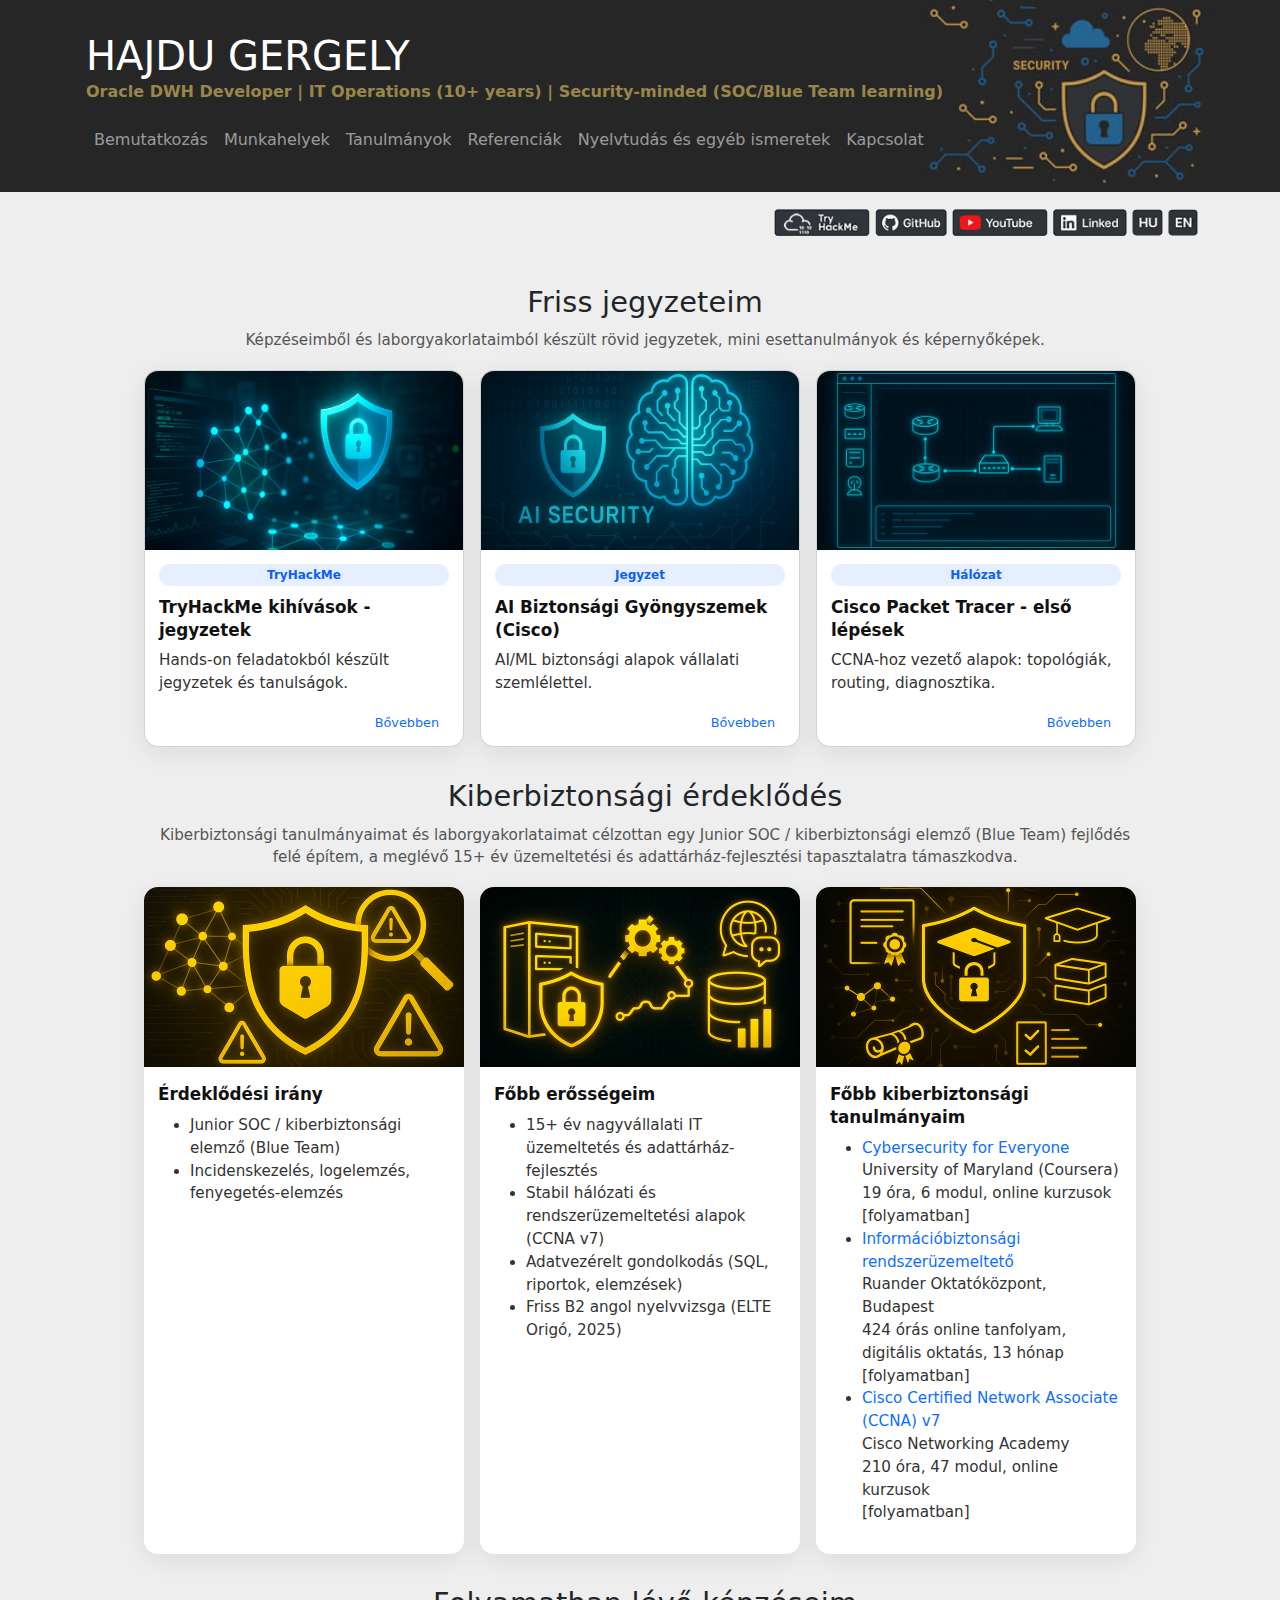
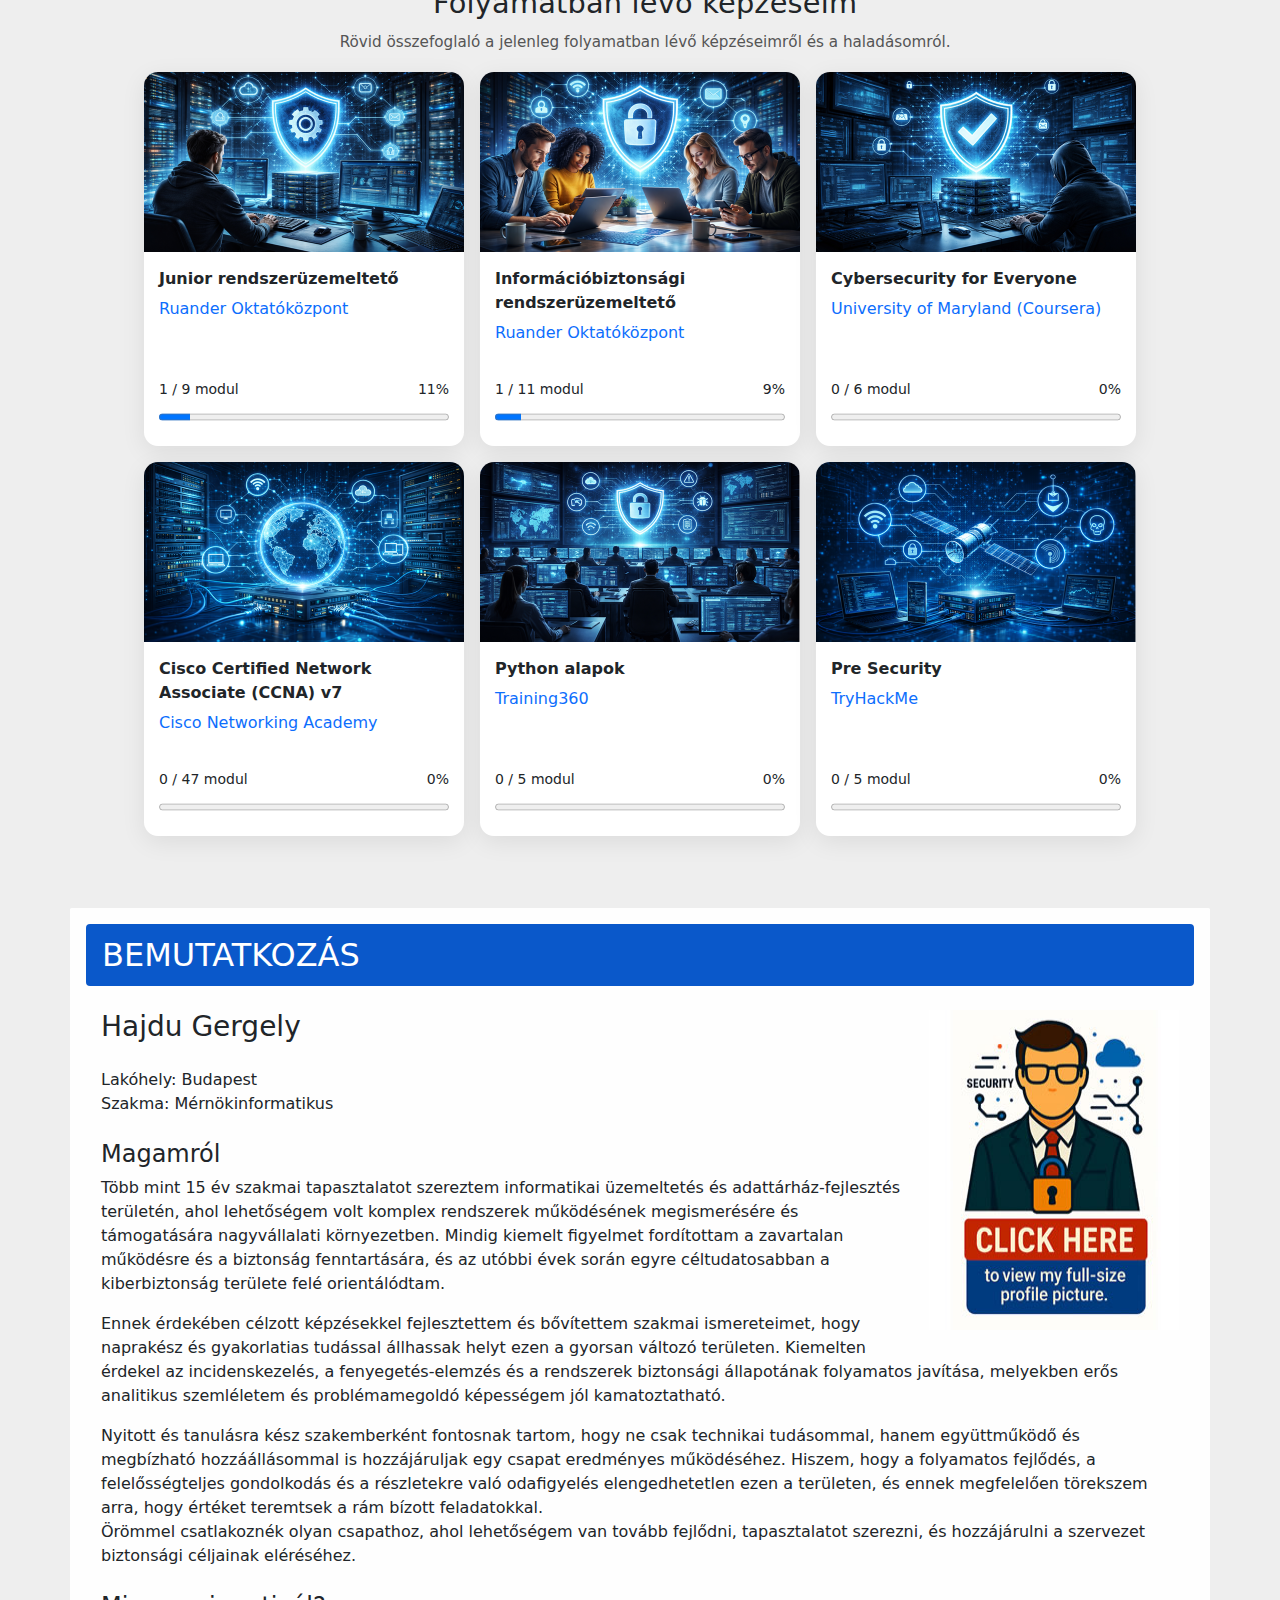
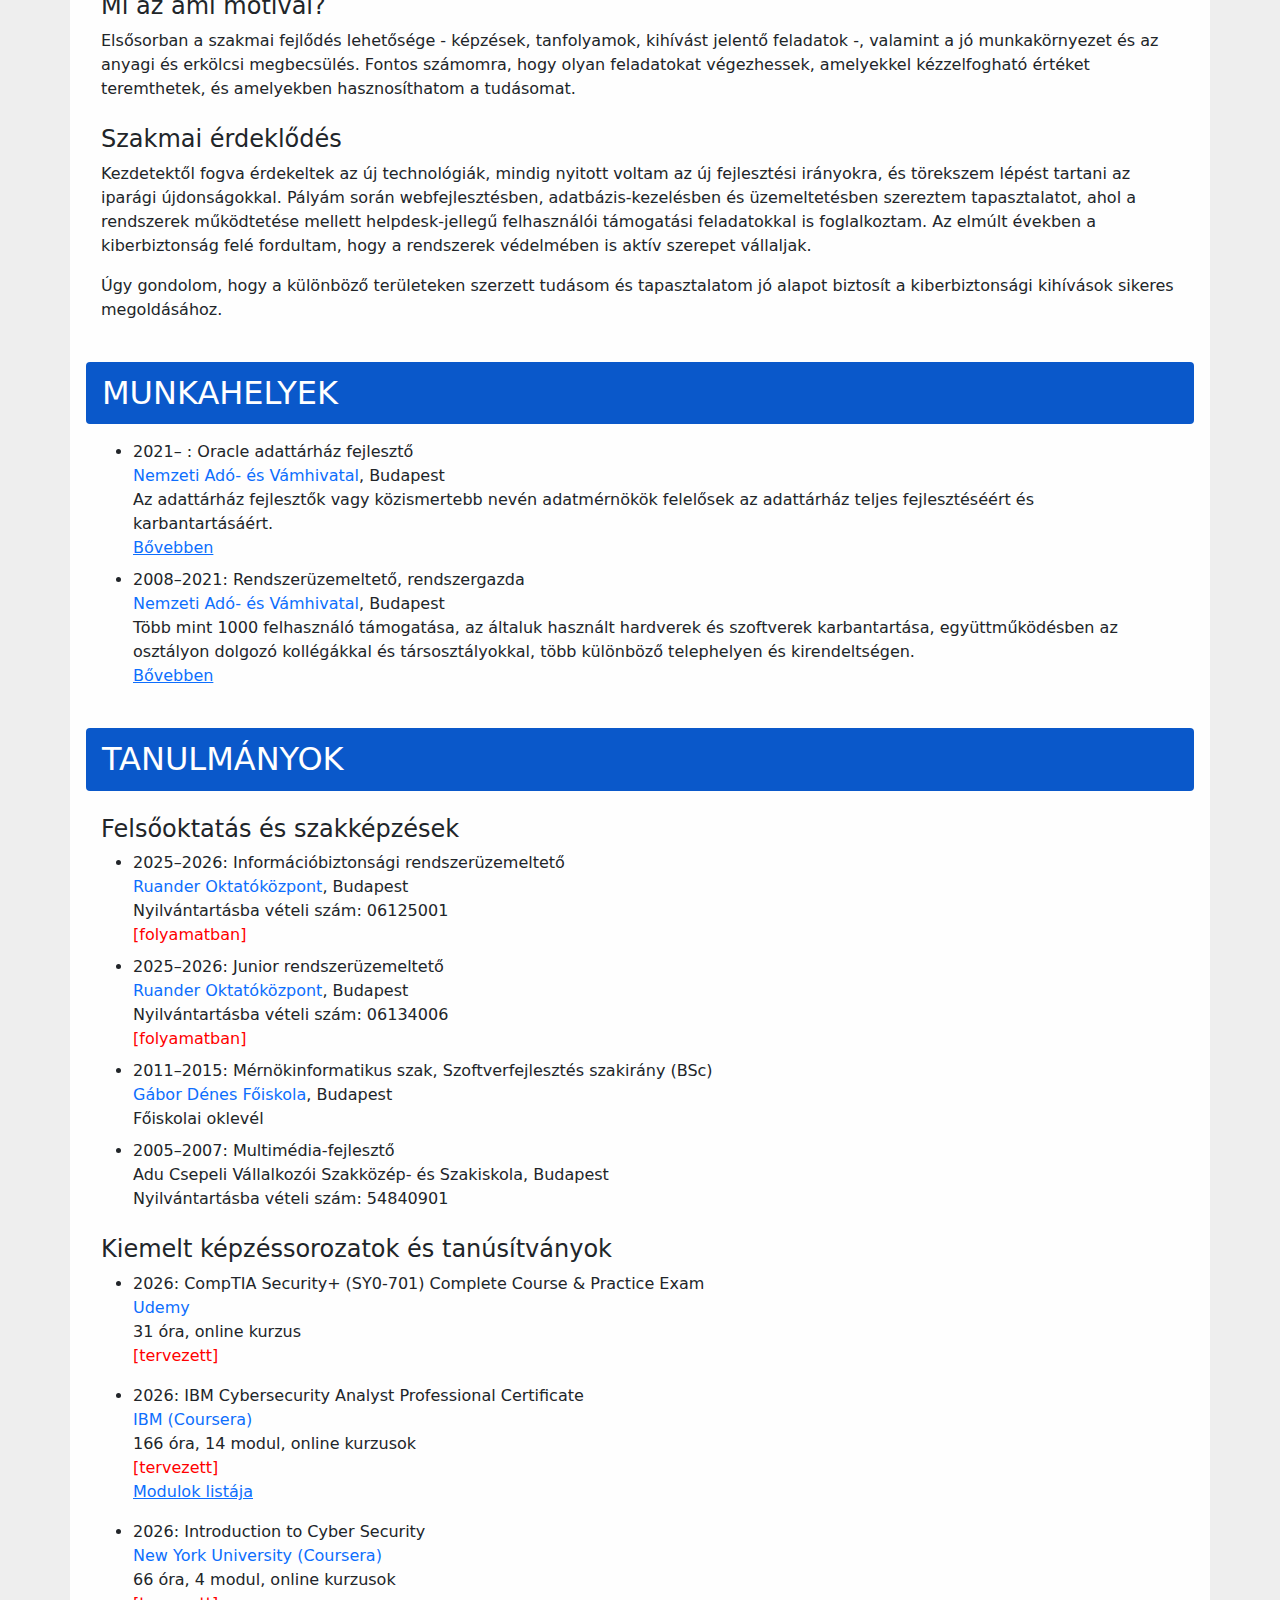
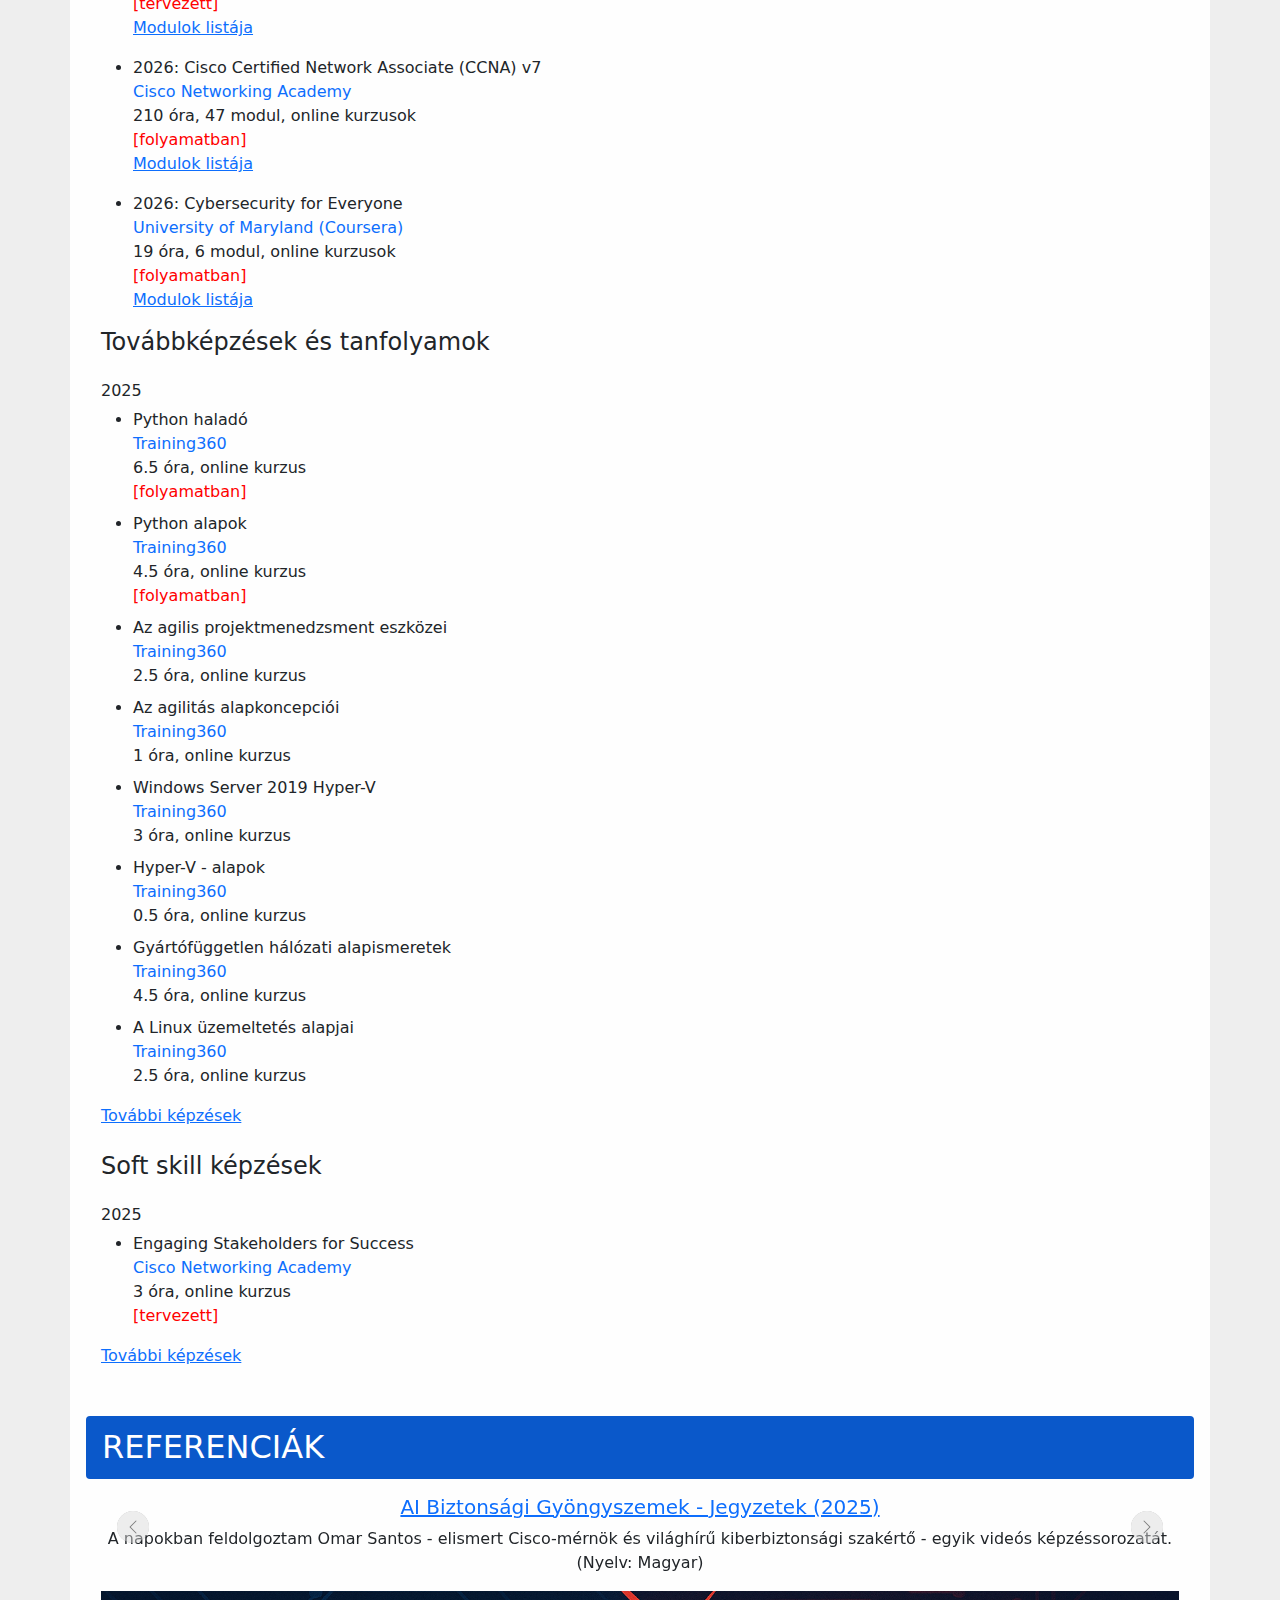
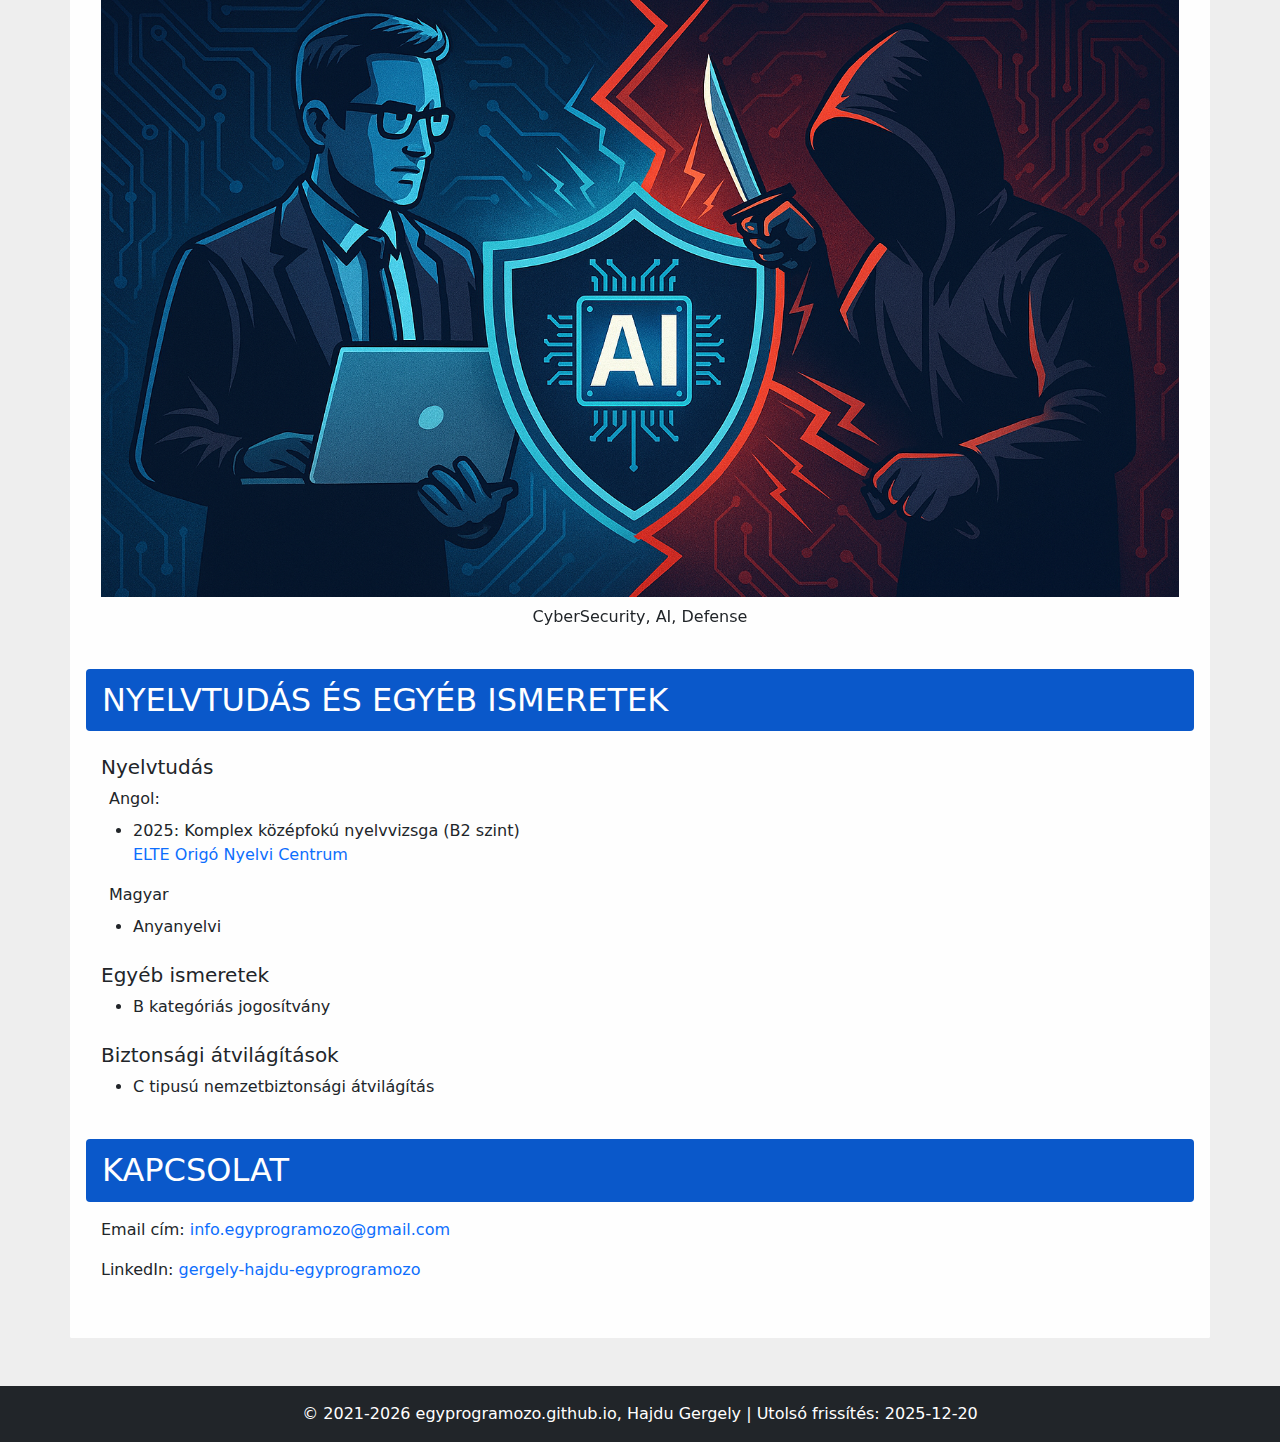
<file: index.html>
<!DOCTYPE html>
<html lang="hu">
<head>
  <meta charset="UTF-8"/>
  <meta name="viewport" content="width=device-width, initial-scale=1"/>
  <meta property="og:title" content="Hajdu Gergely, egyprogramozo.github.io" />
  <meta property="og:description" content="Hajdu Gergely, Mérnökinformatikus hivatalos honlapja - 15+ év tapasztalat IT üzemeltetésben és adattárház-fejlesztésben, jelenleg pedig kiberbiztonsági területen képzem magam." />
  <meta property="og:image" content="https://egyprogramozo.github.io/css/mypic_big_notext.jpg" />
  <meta property="og:url" content="https://egyprogramozo.github.io" />
  <meta property="og:locale" content="hu_HU" />
  <link rel="alternate" href="https://egyprogramozo.github.io/index.html" hreflang="hu" />
  <link rel="alternate" href="https://egyprogramozo.github.io/index-en.html" hreflang="en" />
  <link rel="canonical" href="https://egyprogramozo.github.io/index.html" />

  <title>Hajdu Gergely, egyprogramozo.github.io – Magyar</title>
  <link
    href="https://cdn.jsdelivr.net/npm/bootstrap@5.3.0/dist/css/bootstrap.min.css"
    rel="stylesheet"
  />
  <link
    href="css/css2025.css"
    rel="stylesheet"
  />

    <!-- Gyors menü és kijelölés blokkoló --> 
    <!--
    <script>
            document.addEventListener('contextmenu', event => event.preventDefault());
    </script>
    <style>
        body {
                   -webkit-user-select: none;
                   -moz-user-select: -moz-none;
                  -ms-user-select: none;
              user-select: none;
        }
    </style>
    -->

</head>
<body>

  <header class="text-white mb-3">
    <div class="container">
      <div class="d-flex align-items-center">
        <h1 class="uppercase-title m-0">Hajdu Gergely</h1>
      </div>
      <div style=" color:#9A854A; font-weight: bold;">Oracle DWH Developer | IT Operations (10+ years) | Security-minded (SOC/Blue Team learning)</div>
      <nav
        class="navbar navbar-expand-lg navbar-dark mt-3 p-0"
      >
        <button
          class="navbar-toggler"
          type="button"
          data-bs-toggle="collapse"
          data-bs-target="#navbarNav"
          aria-controls="navbarNav"
          aria-expanded="false"
          aria-label="Menü"
        >
          <span class="navbar-toggler-icon"></span>
        </button>
        <div
          class="collapse navbar-collapse"
          id="navbarNav"
        >
          <ul class="navbar-nav">
            <li class="nav-item">
              <a class="nav-link" href="#bemutatkozas"
                >Bemutatkozás</a
              >
            </li>
            <li class="nav-item">
              <a class="nav-link" href="#munkahelyek"
                >Munkahelyek</a
              >
            </li>
            <li class="nav-item">
              <a class="nav-link" href="#tanulmanyok"
                >Tanulmányok</a
              >
            </li>
            <li class="nav-item">
              <a class="nav-link" href="#referenciak"
                >Referenciák</a
              >
            </li>
            <li class="nav-item">
              <a class="nav-link" href="#nyelvtudas"
                >Nyelvtudás és egyéb ismeretek</a
              >
            </li>
            <li class="nav-item">
              <a class="nav-link" href="#kapcsolat"
                >Kapcsolat</a
              >
            </li>
          </ul>
        </div>
      </nav>
    </div>
  </header>

    <!-- Nyelvválasztó közvetlenül a fejléc alatt ikonokkal -->
    <div class="container">
      <div class="text-center text-md-end mb-4 fs-6">
        <a href="https://tryhackme.com/p/egyprogramozo" target="_blank" class="text-decoration-none">
          <img src="css/l_tryhackme.png" alt="TryHackMe" style="height:1.8em; vertical-align:middle; padding: 1px 0px;">
        </a>
        <a href="https://github.com/egyprogramozo" target="_blank" class="text-decoration-none">
          <img src="css/l_github.png" alt="GitHub" style="height:1.8em; vertical-align:middle; padding: 1px 0px;">
        </a>
        <a href="https://www.youtube.com/@egyprogramozo" target="_blank" class="text-decoration-none">
          <img src="css/l_youtube.png" alt="YouTube" style="height:1.8em; vertical-align:middle; padding: 1px 0px;">
        </a>
        <a href="https://www.linkedin.com/in/gergely-hajdu-egyprogramozo/" target="_blank" class="text-decoration-none">
          <img src="css/l_linkedin.png" alt="LinkedIn" style="height:1.8em; vertical-align:middle; padding: 1px 0px;">
        </a>
        <a href="index.html" class="text-decoration-none">
          <img src="css/l_hu.png" alt="Magyar verzió" style="height:1.8em; vertical-align:middle; padding: 1px 0px;">
        </a>
        <a href="index-en.html" class="text-decoration-none">
          <img src="css/l_en.png" alt="Angol verzió" style="height:1.8em; vertical-align:middle; padding: 1px 0px;">
        </a>
      </div>
    </div>

<!-- ===== Friss mini-esettanulmányok ===== -->
<section id="latest-cases" aria-labelledby="latest-cases-title">
  <div class="wrap">
    <h2 id="latest-cases-title">Friss jegyzeteim</h2>
    <p class="subtitle">Képzéseimből és laborgyakorlataimból készült rövid jegyzetek, mini esettanulmányok és képernyőképek.</p>

    <div class="grid">
      <a class="card" href="https://github.com/egyprogramozo/00030_Projects/tree/main/TryHackMe%20challenges"
         target="_blank" rel="noopener noreferrer"
         aria-label="TryHackMe kihívások — jegyzetek">
        <img class="thumb" src="objects/friss_jegyzeteim_tryhackme.png" alt="TryHackMe kihívások — jegyzetek – illusztráció"
             width="640" height="360" />
        <div class="body">
          <span class="tag">TryHackMe</span>
          <h3 class="title">TryHackMe kihívások - jegyzetek</h3>
          <p class="desc">Hands-on feladatokból készült jegyzetek és tanulságok.</p>
          <span class="bovebb">Bővebben</span>
        </div>
      </a>

      <a class="card" href="https://github.com/egyprogramozo/00010_Study-Notes/blob/main/AI%20Security%20Nuggets%20-%20Cisco/AI%20Biztons%C3%A1gi%20Gy%C3%B6ngyszemek%20(AI%20Security%20Nuggets)%20-%20HU.md"
         target="_blank" rel="noopener noreferrer"
         aria-label="AI Biztonsági Gyöngyszemek (Cisco)">
        <img class="thumb" src="objects/friss_jegyzeteim_ai_biztonsagi_gyongyszemek.png" alt="AI Biztonsági Gyöngyszemek (Cisco) – illusztráció"
             width="640" height="360" />
        <div class="body">
          <span class="tag">Jegyzet</span>
          <h3 class="title">AI Biztonsági Gyöngyszemek (Cisco)</h3>
          <p class="desc">AI/ML biztonsági alapok vállalati szemlélettel.</p>
          <span class="bovebb">Bővebben</span>
        </div>
      </a>

      <a class="card" href="https://github.com/egyprogramozo/00010_Study-Notes/tree/main/Getting%20Started%20with%20Cisco%20Packet%20Tracer%20-%20Cisco"
         target="_blank" rel="noopener noreferrer"
         aria-label="Cisco Packet Tracer — első lépések">
        <img class="thumb" src="objects/friss_jegyzeteim_cisco_packet_tracer.png" alt="Cisco Packet Tracer — első lépések – illusztráció"
             width="640" height="360" />
        <div class="body">
          <span class="tag">Hálózat</span>
          <h3 class="title">Cisco Packet Tracer - első lépések</h3>
          <p class="desc">CCNA-hoz vezető alapok: topológiák, routing, diagnosztika.</p>
          <span class="bovebb">Bővebben</span>
        </div>
      </a>
    </div>
  </div>
</section>
<!-- ===== /Friss mini-esettanulmányok ===== -->

<!-- ===== Kiberbiztonsági érdeklődés szakasz ===== -->
<section id="latest-cases" aria-labelledby="latest-cases-title">
  <div class="wrap">
    <h2 id="latest-cases-title">Kiberbiztonsági érdeklődés</h2>
    <p class="subtitle">
        Kiberbiztonsági tanulmányaimat és laborgyakorlataimat célzottan egy Junior SOC / kiberbiztonsági elemző (Blue Team) fejlődés felé építem, a meglévő 15+ év üzemeltetési és adattárház-fejlesztési tapasztalatra támaszkodva.
    </p>

    <div class="grid">
      <div class="card_simple">
        <img class="thumb" src="objects/kiberbiztonsagi_fokusz_celzott_pozicio.png" alt="Érdeklődési irány – illusztráció"
             loading="lazy" width="640" height="360" />
        <div class="body">
          <h3 class="title">Érdeklődési irány</h3>
          <div class="desc">
          <ul>
            <li>Junior SOC / kiberbiztonsági elemző (Blue Team)</li>
            <li>Incidenskezelés, logelemzés, fenyegetés-elemzés</li>
          </ul>
          </div>
        </div>
      </div>

      <div class="card_simple">
        <img class="thumb" src="objects/kiberbiztonsagi_fokusz_fobb_erossegeim.png" alt="Főbb erősségeim – illusztráció"
             loading="lazy" width="640" height="360" />
        <div class="body">
          <h3 class="title">Főbb erősségeim</h3>
          <div class="desc">
          <ul>
            <li>15+ év nagyvállalati IT üzemeltetés és adattárház-fejlesztés</li>
            <li>Stabil hálózati és rendszerüzemeltetési alapok (CCNA v7)</li>
            <li>Adatvezérelt gondolkodás (SQL, riportok, elemzések)</li>
            <li>Friss B2 angol nyelvvizsga (ELTE Origó, 2025)</li>
          </ul>
          </div>
        </div>
      </div>

      <div class="card_simple">
        <img class="thumb" src="objects/kiberbiztonsagi_fokusz_kiberbiztonsagi_kepzeseim.png" alt="Főbb kiberbiztonsági képzéseim – illusztráció"
             loading="lazy" width="640" height="360" />
        <div class="body">
          <h3 class="title">Főbb kiberbiztonsági tanulmányaim</h3>
          <div class="desc">
          <ul>
            <li>
                <a target="_blank" href="https://www.coursera.org/learn/cybersecurity-for-everyone" class="text-decoration-none">Cybersecurity for Everyone</a>
                <br/>University of Maryland (Coursera)
                <br/>19 óra, 6 modul, online kurzusok
                <br/>[folyamatban]
            </li>
            <li>
                <a target="_blank" href="https://www.ruander.hu/informaciobiztonsagi-rendszeruzemelteto-kepzes.html" class="text-decoration-none">Információbiztonsági rendszerüzemeltető</a>
                <br/>Ruander Oktatóközpont, Budapest
                <br/>424 órás online tanfolyam, digitális oktatás, 13 hónap 
                <br/>[folyamatban]
            </li>
            <li>
                <a target="_blank" href="https://www.netacad.com/catalogs/learn?category=course&search=CCNA" class="text-decoration-none">Cisco Certified Network Associate (CCNA) v7</a>
                <br/>Cisco Networking Academy
                <br/>210 óra, 47 modul, online kurzusok
                <br/>[folyamatban]
            </li>
          </ul>
          </div>
        </div>
      </div>
    </div>
  </div>
</section>
<!-- ===== /Kiberbiztonsági érdeklődés szakasz ===== -->

<!-- ===== Folyamatban lévő képzéseim szakasz ===== -->
<section id="latest-cases" aria-labelledby="latest-cases-title">
  <div class="wrap">
    <h2 id="latest-cases-title">Folyamatban lévő képzéseim</h2>
    <p class="subtitle">Rövid összefoglaló a jelenleg folyamatban lévő képzéseimről és a haladásomról.</p>

  <div class="courseswrap">
    <div class="grid">

      <div class="card_simple">
          <img class="thumb" src="objects/foly_kepz_01.png" alt="Folyamatban lévő képzéseim 1 – illusztráció"
             loading="lazy" width="640" height="360" />
          <div class="courseact"
                data-done="1"
                data-total="9">
            <div class="courseact-t">
              <strong>Junior rendszerüzemeltető</strong>
              <a target="_blank" href="https://www.ruander.hu/informatikai-rendszergazda-tanfolyam.html" class="text-decoration-none">Ruander Oktatóközpont</a>
            </div>
            <div class="modline"><span><small class="txt"></small></span><span class="pct"><small class="txt2"></small></span></div>
            <progress class="bar" value="0" max="100"></progress>
          </div>
      </div>

      <div class="card_simple">
          <img class="thumb" src="objects/foly_kepz_02.png" alt="Folyamatban lévő képzéseim 2 – illusztráció"
             loading="lazy" width="640" height="360" />
          <div class="courseact"
                data-done="1"
                data-total="11">
            <div class="courseact-t">
              <strong>Információbiztonsági rendszerüzemeltető</strong>
              <a target="_blank" href="https://www.ruander.hu/informaciobiztonsagi-rendszeruzemelteto-kepzes.html" class="text-decoration-none">Ruander Oktatóközpont</a>
            </div>
            <div class="modline"><span><small class="txt"></small></span><span class="pct"><small class="txt2"></small></span></div>
            <progress class="bar" value="0" max="100"></progress>
          </div>
      </div>

      <div class="card_simple">
          <img class="thumb" src="objects/foly_kepz_03.png" alt="Folyamatban lévő képzéseim 3 – illusztráció"
             loading="lazy" width="640" height="360" />
          <div class="courseact"
                data-done="0"
                data-total="6">
            <div class="courseact-t">
              <strong>Cybersecurity for Everyone</strong>
              <a target="_blank" href="https://www.coursera.org/learn/cybersecurity-for-everyone" class="text-decoration-none">University of Maryland (Coursera)</a>
            </div>
            <div class="modline"><span><small class="txt"></small></span><span class="pct"><small class="txt2"></small></span></div>
            <progress class="bar" value="0" max="100"></progress>
          </div>
      </div>

      <div class="card_simple">
          <img class="thumb" src="objects/foly_kepz_04.png" alt="Folyamatban lévő képzéseim 4 – illusztráció"
             loading="lazy" width="640" height="360" />
          <div class="courseact"
                data-done="0"
                data-total="47">
            <div class="courseact-t">
              <strong>Cisco Certified Network Associate (CCNA) v7</strong>
              <a target="_blank" href="https://www.netacad.com/catalogs/learn?category=course&search=CCNA" class="text-decoration-none">Cisco Networking Academy</a>
            </div>
            <div class="modline"><span><small class="txt"></small></span><span class="pct"><small class="txt2"></small></span></div>
            <progress class="bar" value="0" max="100"></progress>
          </div>
      </div>

      <div class="card_simple">
          <img class="thumb" src="objects/foly_kepz_05.png" alt="Folyamatban lévő képzéseim 5 – illusztráció"
             loading="lazy" width="640" height="360" />
          <div class="courseact"
                data-done="0"
                data-total="5">
            <div class="courseact-t">
              <strong>Python alapok</strong>
              <a target="_blank" href="https://e-learning.training360.com/courses/python-alapismeretek" class="text-decoration-none">Training360</a>
            </div>
            <div class="modline"><span><small class="txt"></small></span><span class="pct"><small class="txt2"></small></span></div>
            <progress class="bar" value="0" max="100"></progress>
          </div>
      </div>

      <div class="card_simple">
          <img class="thumb" src="objects/foly_kepz_06.png" alt="Folyamatban lévő képzéseim 6 – illusztráció"
             loading="lazy" width="640" height="360" />
          <div class="courseact"
                data-done="0"
                data-total="5">
            <div class="courseact-t">
              <strong>Pre Security</strong>
              <a target="_blank" href="https://tryhackme.com/path/outline/presecurity" class="text-decoration-none">TryHackMe</a>
            </div>
            <div class="modline"><span><small class="txt"></small></span><span class="pct"><small class="txt2"></small></span></div>
            <progress class="bar" value="0" max="100"></progress>
          </div>
      </div>

    </div>
  </div>
  </div>
</section>
<!-- ===== /Folyamatban lévő képzéseim szakasz ===== -->

  <main class="container my-5">
    <!-- Bemutatkozás -->
    <section id="bemutatkozas">
      <div class="section-header">
        <h2 class="uppercase-title m-0">
          Bemutatkozás
        </h2>
      </div>
      <div class="section-body pb-4">
        <div
          id="mypic_big_div"
          class="mx-auto mb-3 float-md-end ms-md-3 mx-md-0"
        >
          <img
            id="mypic_big"
            src="css/mypic_big.jpg"
            alt="Profilkép"
          />
        </div>

        <h3 class="h3 mt-4 mb-4">Hajdu Gergely</h3>
        <p class="fs-6">
            Lakóhely: Budapest<br/> 
            Szakma: Mérnökinformatikus
        </p>

        <h3 class="h4 mt-4">Magamról</h3>
        <p class="fs-6">
          Több mint 15 év szakmai tapasztalatot szereztem informatikai üzemeltetés és adattárház‑fejlesztés területén, ahol lehetőségem volt komplex rendszerek működésének megismerésére és támogatására nagyvállalati környezetben. Mindig kiemelt figyelmet fordítottam a zavartalan működésre és a biztonság fenntartására, és az utóbbi évek során egyre céltudatosabban a kiberbiztonság területe felé orientálódtam.
        </p>
        
        <a class="ms-0 d-block d-md-none mb-3" data-bs-toggle="collapse" href="#magam" role="button"
        aria-expanded="false" aria-controls="magam">Bővebben</a>

        <div class="collapse d-md-block mt-2" id="magam">
        <p class="fs-6">
          Ennek érdekében célzott képzésekkel fejlesztettem és bővítettem szakmai ismereteimet, hogy naprakész és gyakorlatias tudással állhassak helyt ezen a gyorsan változó területen. Kiemelten érdekel az incidenskezelés, a fenyegetés‑elemzés és a rendszerek biztonsági állapotának folyamatos javítása, melyekben erős analitikus szemléletem és problémamegoldó képességem jól kamatoztatható.
        </p>
        <p class="fs-6">
          Nyitott és tanulásra kész szakemberként fontosnak tartom, hogy ne csak technikai tudásommal, hanem együttműködő és megbízható hozzáállásommal is hozzájáruljak egy csapat eredményes működéséhez. Hiszem, hogy a folyamatos fejlődés, a felelősségteljes gondolkodás és a részletekre való odafigyelés elengedhetetlen ezen a területen, és ennek megfelelően törekszem arra, hogy értéket teremtsek a rám bízott feladatokkal.<br/>
          Örömmel csatlakoznék olyan csapathoz, ahol lehetőségem van tovább fejlődni, tapasztalatot szerezni, és hozzájárulni a szervezet biztonsági céljainak eléréséhez.
        </p>

        <h3 class="h4 mt-4">Mi az ami motivál?</h3>
        <p class="fs-6">
          Elsősorban a szakmai fejlődés lehetősége - képzések, tanfolyamok, kihívást jelentő feladatok -, valamint a jó munkakörnyezet és az anyagi és erkölcsi megbecsülés. Fontos számomra, hogy olyan feladatokat végezhessek, amelyekkel kézzelfogható értéket teremthetek, és amelyekben hasznosíthatom a tudásomat.
        </p>

        <h3 class="h4 mt-4">Szakmai érdeklődés</h3>
        <p class="fs-6">
          Kezdetektől fogva érdekeltek az új technológiák, mindig nyitott voltam az új fejlesztési irányokra, és törekszem lépést tartani az iparági újdonságokkal. Pályám során webfejlesztésben, adatbázis‑kezelésben és üzemeltetésben szereztem tapasztalatot, ahol a rendszerek működtetése mellett helpdesk-jellegű felhasználói támogatási feladatokkal is foglalkoztam. Az elmúlt években a kiberbiztonság felé fordultam, hogy a rendszerek védelmében is aktív szerepet vállaljak.<br/>
        </p>
        <p class="fs-6">
          Úgy gondolom, hogy a különböző területeken szerzett tudásom és tapasztalatom jó alapot biztosít a kiberbiztonsági kihívások sikeres megoldásához.
        </p>
        </div>
      </div>
    </section>

    <!-- Munkahelyek -->
    <section id="munkahelyek">
      <div class="section-header">
        <h2 class="uppercase-title m-0">Munkahelyek</h2>
      </div>
      <div class="section-body pb-4">
        <ul>
          <li>
          <a id="m2"></a>
            2021– : Oracle adattárház fejlesztő<br/>
            <a target="_blank" href="https://www.nav.gov.hu/" class="text-decoration-none">Nemzeti Adó- és Vámhivatal</a>, Budapest<br/>
            Az adattárház fejlesztők vagy közismertebb nevén adatmérnökök felelősek az adattárház teljes fejlesztéséért és karbantartásáért.<br/>
            <a class="ms-0" data-bs-toggle="collapse" href="#job2" role="button"
              aria-expanded="false" aria-controls="job2">Bővebben</a>
            <div class="collapse mt-0" id="job2">
                <ul>
                    <li class="mt-2">Főbb tevékenységek<br/>
                        A feladataim részét képezik az adatszolgáltatások automatizálása, a folyamatok karbantartása, az éves és alkalmi módosítási igények elkészítése és a hibajegyek kezelése.
                        <ul>
                            <li>
                                Bevallás Információs Rendszer<br/>
                                A Bevallás Információs Rendszer átfogó képet ad a Nemzeti Adó- és Vámhivatalhoz beérkező bevallások időbeli számának alakulásáról. A felsővezetés előszeretettel használja a létrejött statisztikákat, kimutatásokat és riportokat. Fontos szerepet játszik a tervezés számára is, mint adatforrás. Továbbá, hasznos információkkal szolgál az ügyintézők számára is a napi feladataik elvégzéséhez.
                            </li>
                            <li>
                                Diákhitel<br/>
                                A Diákhitel Központ Zrt.-nél törlesztési kötelezettséggel érintett hitelfelvevők adóévben keletkezett jövedelmének megállapítása.
                            </li>
                            <li>
                                KSH adatszolgáltatás<br/>
                                Havi szinten történő adatszolgáltatás a Központi Statisztikai Hivatal részére, amely fontos szerepet játszik a KSH által elkészített kimutatások előállításában.
                            </li>
                            <li>
                                ÁFA témakör<br/>
                                Átfogó kimutatások és adatszolgáltatások készítése Magyarország egyik legfontosabb bevételi forrásával, az általános forgalmi adóval kapcsolatos megrendelések alapján.
                            </li>
                        </ul>
                    </li>
                    <li class="mt-2">Főbb feladatok
                        <ul>
                            <li>meglévő és új adatfeldolgozó folyamatok tervezése, fejlesztése, tesztelése, technikai egyeztetése és dokumentálása</li>
                            <li>adatszolgáltatás és riportok kialakítása</li>
                            <li>részvétel új rendszerek bevezetésében, projektekben</li>
                        </ul>
                    </li>
                    <li class="mt-2">További feladatok
                        <ul>
                            <li>üzleti igények egyeztetése, specifikálása</li>
                            <li>üzleti intelligencia, elemzések megvalósítása</li>
                            <li>adattárház tervezése, fejlesztése, optimalizálása</li>
                            <li>teljes adattárház fejlesztési életciklusban való részvétel</li>
                            <li>folyamatokról dokumentációk készítése</li>
                            <li>adatbázisok teljesítményoptimalizálása</li>
                            <li>folyamatos kapcsolattartás az üzlettel, IT rendszerszervezőkkel és az IT rendszerüzemeltetőkkel</li>
                        </ul>
                    </li>
                </ul>
            </div>
          </li>
          <li class="mt-2">
            <a id="m1"></a>
            2008–2021: Rendszerüzemeltető, rendszergazda<br/>
            <a target="_blank" href="https://www.nav.gov.hu/" class="text-decoration-none">Nemzeti Adó- és Vámhivatal</a>, Budapest<br/>
            Több mint 1000 felhasználó támogatása, az általuk használt hardverek és szoftverek karbantartása, együttműködésben az osztályon dolgozó kollégákkal és társosztályokkal, több különböző telephelyen és kirendeltségen.<br/>
            <a class="ms-0" data-bs-toggle="collapse" href="#job1" role="button"
              aria-expanded="false" aria-controls="job1">Bővebben</a>
            <div class="collapse mt-0" id="job1">
                <ul>
                    <li class="mt-2">Általános rendszergazdai feladatok
                        <ul>
                            <li>telepített szoftverek átvizsgálása</li>
                            <li>rendszernaplók, víruskeresési naplók, ha van, akkor egyéb naplók vizsgálata</li>
                            <li>az eszközök megfelelő működésének ellenőrzése</li>
                            <li>a felhasználók bejelentett problémáinak elhárítása telefonon, távolról történő bejelentkezéssel vagy helyszíni segítségnyújtással</li>
                            <li>rendszeres helyszíni kiszállás keretében nyújtott kliensoldali támogatás</li>
                            <li>kábelek ellenőrzése</li>
                        </ul>
                    </li>
                    <li class="mt-2">Szoftveres rendszergazdai feladatok
                        <ul>
                            <li>szoftverek telepítése és beállítása (általános jellegű és cégspecifikus szoftverek)</li>
                            <li>adatmentések, adattárolás biztonsága, biztonsági mentések készítése</li>
                            <li>frissítések letöltése</li>
                            <li>az általános átvizsgálás során észlelt hibák javítása</li>
                            <li>megelőző lépések megtétele</li>
                            <li>bejelentéseken keresztül jelzett hibák javítása</li>
                            <li>a munkatársak igényeinek figyelemmel kísérése</li>
                            <li>javaslatok összeállítása a meglévő szoftverek felhasználására, új szoftverek beszerzésére</li>
                            <li>biztonsági beállítások folyamatos felülvizsgálata és szükség esetén korrigálásuk</li>
                            <li>vírusvédelem, kémprogram védelem</li>
                        </ul>
                    </li>
                    <li class="mt-2">Hardverekkel kapcsolatos feladatok
                        <ul>
                            <li>az általános átvizsgálás során észlelt hardverhibák garanciális javíttatása</li>
                            <li>megelőző lépések megtétele</li>
                            <li>új eszközök vásárlásához javaslatok megtétele</li>
                            <li>a vásárolt eszközök üzembe helyezése, telepítése és kipróbálása</li>
                            <li>üzemképesség és állag megóvása, külső és belső portalanítás, tisztítás</li>
                            <li>hatáskörébe tartozó eszközök garanciális ügyeinek intézése</li>
                            <li>hálózattal kapcsolatos feladatok</li>
                            <li>hálózat kiépítése,  üzemeltetése</li>
                            <li>szerverek telepítése, üzemeltetése</li>
                            <li>munkaállomások és a hálózatban részt vevő egyéb egységek telepítése és üzemeltetése</li>
                        </ul>
                    </li>
                    <li class="mt-2">A munkakörhöz szorosan nem köthető, de a szervezet működését elősegítő egyéb feladatok</li>
                </ul>
            </div>
          </li>
        </ul>
      </div>
    </section>

    <!-- Tanulmányok -->
    <section id="tanulmanyok">
      <div class="section-header">
        <h2 class="uppercase-title m-0">Tanulmányok</h2>
      </div>
      <div class="section-body pb-4">
        <!-- Felsőoktatás és szakképzések -->
        <h3 class="h4 mt-4">Felsőoktatás és szakképzések</h3>  
            <ul>
              <li class="mt-2">
                2025–2026: Információbiztonsági rendszerüzemeltető<br/>
                <a target="_blank" href="https://www.ruander.hu/" class="text-decoration-none">Ruander Oktatóközpont</a>, Budapest <br/>Nyilvántartásba vételi szám: 06125001
                <br/><span style="color:red;">[folyamatban]</span>
              </li>
              <li class="mt-2">
                2025–2026: Junior rendszerüzemeltető<br/>
                <a target="_blank" href="https://www.ruander.hu/" class="text-decoration-none">Ruander Oktatóközpont</a>, Budapest <br/>Nyilvántartásba vételi szám: 06134006
                <br/><span style="color:red;">[folyamatban]</span>
              </li>
              <li class="mt-2">
                2011–2015: Mérnökinformatikus szak, Szoftverfejlesztés szakirány (BSc)<br/>
                <a target="_blank" href="https://gdf.hu/" class="text-decoration-none">Gábor Dénes Főiskola</a>, Budapest <br/>Főiskolai oklevél
              </li>
              <li class="mt-2">
                2005–2007: Multimédia-fejlesztő<br/>
                Adu Csepeli Vállalkozói Szakközép- és Szakiskola, Budapest <br/>Nyilvántartásba vételi szám: 54840901
              </li>
            </ul>
        <!-- Kiemelt képzéssorozatok és tanúsítványok -->
        <h3 class="h4 mt-4">Kiemelt képzéssorozatok és tanúsítványok</h3>
            <ul>
              <li class="mt-2">
                2026: CompTIA Security+ (SY0-701) Complete Course & Practice Exam<br/>
                <a target="_blank" href="https://www.udemy.com/course/securityplus" class="text-decoration-none">Udemy</a> <br/>31 óra, online kurzus<br/>
                   <span style="color:red;">[tervezett]</span><br/>
              </li>
            </ul>
            <ul>
              <li class="mt-2">
                2026: IBM Cybersecurity Analyst Professional Certificate<br/>
                <a target="_blank" href="https://www.coursera.org/professional-certificates/ibm-cybersecurity-analyst" class="text-decoration-none">IBM (Coursera)</a> <br/>166 óra, 14 modul, online kurzusok<br/>
                   <span style="color:red;">[tervezett]</span><br/>
                <a class="ms-0" data-bs-toggle="collapse" href="#kiemkep1" role="button"
                  aria-expanded="false" aria-controls="kiemkep1">Modulok listája</a>
                <div class="collapse mt-0" id="kiemkep1">
                <ul>
                  <li class="mt-2">
                    Introduction to Cybersecurity Careers<br/>
                    7 óra, online kurzus
                  </li>
                  <li class="mt-2">
                    Introduction to Cybersecurity Essentials<br/>
                    12 óra, online kurzus
                  </li>
                  <li class="mt-2">
                    Introduction to Cybersecurity Tools & Cyberattacks<br/>
                    11 óra, online kurzus
                  </li>
                  <li class="mt-2">
                    Operating Systems: Overview, Administration, and Security<br/>
                    17 óra, online kurzus
                  </li>
                  <li class="mt-2">
                    Computer Networks and Network Security<br/>
                    15 óra, online kurzus
                  </li>
                  <li class="mt-2">
                    Database Essentials and Vulnerabilities<br/>
                    15 óra, online kurzus
                  </li>
                  <li class="mt-2">
                    Cybersecurity Architecture<br/>
                    12 óra, online kurzus
                  </li>
                  <li class="mt-2">
                    Cybersecurity Compliance Framework, Standards & Regulations<br/>
                    11 óra, online kurzus
                  </li>
                  <li class="mt-2">
                    Penetration Testing, Threat Hunting, and Cryptography<br/>
                    16 óra, online kurzus
                  </li>
                  <li class="mt-2">
                    Incident Response and Digital Forensics<br/>
                    6 óra, online kurzus
                  </li>
                  <li class="mt-2">
                    Cybersecurity Case Studies and Capstone Project<br/>
                    16 óra, online kurzus
                  </li>
                  <li class="mt-2">
                    Cybersecurity Assessment: CompTIA Security+ & CYSA+<br/>
                    8 óra, online kurzus
                  </li>
                  <li class="mt-2">
                    Generative AI: Boost Your Cybersecurity Career<br/>
                    10 óra, online kurzus
                  </li>  
                  <li class="mt-2">
                    Cybersecurity Job Search, Resume, and Interview Prep<br/>
                    10 óra, online kurzus
                  </li>
                </ul>
                </div>
              </li>
            </ul>
            <ul>
              <li class="mt-2">
                2026: Introduction to Cyber Security<br/>
                <a target="_blank" href="https://www.coursera.org/specializations/intro-cyber-security" class="text-decoration-none">New York University (Coursera)</a> <br/>66 óra, 4 modul, online kurzusok<br/>
                <span style="color:red;">[tervezett]</span><br/>
                   <a class="ms-0" data-bs-toggle="collapse" href="#kiemkep9" role="button"
                  aria-expanded="false" aria-controls="kiemkep9">Modulok listája</a>
                <div class="collapse mt-0" id="kiemkep9">                  
                <ul>
                  <li class="mt-2">
                    Introduction to Cyber Attacks<br/>
                    18 óra, online kurzus
                  </li>
                  <li class="mt-2">
                    Cyber Attack Countermeasures<br/>
                    19 óra, online kurzus
                  </li>
                  <li class="mt-2">
                    Real-Time Cyber Threat Detection and Mitigation<br/>
                    15 óra, online kurzus
                  </li>
                  <li class="mt-2">
                    Enterprise and Infrastructure Security<br/>
                    14 óra, online kurzus
                  </li>
                </ul>
                </div>
            </ul>
            <ul>
              <li class="mt-2">
                2026: Cisco Certified Network Associate (CCNA) v7<br/>
                <a target="_blank" href="https://www.netacad.com/catalogs/learn?category=course&search=CCNA" class="text-decoration-none">Cisco Networking Academy</a> <br/>210 óra, 47 modul, online kurzusok<br/>
                <span style="color:red;">[folyamatban]</span><br/>
                   <a class="ms-0" data-bs-toggle="collapse" href="#kiemkep4" role="button"
                  aria-expanded="false" aria-controls="kiemkep4">Modulok listája</a>
                <div class="collapse mt-0" id="kiemkep4">
                <ul>
                  <li class="mt-2">CCNA: Introduction to Networks
                    <ul>
                        <li class="mt-2">My Knowledge Check</li>
                        <li class="mt-2">Module 1: Networking Today</li>
                        <li class="mt-2">Module 2: Basic Switch and End Device Configuration</li>
                        <li class="mt-2">Module 3: Protocols and Models</li>
                        <li class="mt-2">Checkpoint Exam: Basic Network Connectivity and Communications Exam</li>
                        <li class="mt-2">Module 4: Physical Layer</li>
                        <li class="mt-2">Module 5: Number Systems</li>
                        <li class="mt-2">Module 6: Data Link Layer</li>
                        <li class="mt-2">Module 7: Ethernet Switching</li>
                        <li class="mt-2">Checkpoint Exam: Ethernet Concepts Exam</li>
                        <li class="mt-2">Module 8: Network Layer</li>
                        <li class="mt-2">Module 9: Address Resolution</li>
                        <li class="mt-2">Module 10: Basic Router Configuration</li>
                        <li class="mt-2">Checkpoint Exam: Communicating Between Networks Exam</li>
                        <li class="mt-2">Module 11: IPv4 Addressing</li>
                        <li class="mt-2">Module 12: IPv6 Addressing</li>
                        <li class="mt-2">Module 13: ICMP</li>
                        <li class="mt-2">Checkpoint Exam: IP Addressing Exam</li>
                        <li class="mt-2">Module 14: Transport Layer</li>
                        <li class="mt-2">Module 15: Application Layer</li>
                        <li class="mt-2">Checkpoint Exam: Network Application Communications Exam</li>
                        <li class="mt-2">Module 16: Network Security Fundamentals</li>
                        <li class="mt-2">Module 17: Build a Small Network</li>
                        <li class="mt-2">Checkpoint Exam: Building and Securing a Small Network Exam</li>
                        <li class="mt-2">CCNA: Introduction to Networks Practice Final Exam</li>
                        <li class="mt-2">CCNA: Introduction to Networks Course Final Exam</li>
                    </ul>
                  </li>
                  <li class="mt-2">CCNA: Switching, Routing, and Wireless Essentials
                    <ul>
                        <li class="mt-2">My Knowledge Check</li>
                        <li class="mt-2">Module 1: Basic Device Configuration</li>
                        <li class="mt-2">Module 2: Switching Concepts</li>
                        <li class="mt-2">Module 3: VLANs</li>
                        <li class="mt-2">Module 4: Inter-VLAN Routing</li>
                        <li class="mt-2">Checkpoint Exam: Switching Concepts, VLANs, and Inter-VLAN Routing Exam</li>
                        <li class="mt-2">Module 5: STP Concepts</li>
                        <li class="mt-2">Module 6: EtherChannel</li>
                        <li class="mt-2">Checkpoint Exam: Redundant Networks Exam</li>
                        <li class="mt-2">Module 7: DHCPv4</li>
                        <li class="mt-2">Module 8: SLAAC and DHCPv6</li>
                        <li class="mt-2">Module 9: FHRP Concepts</li>
                        <li class="mt-2">Checkpoint Exam: Available and Reliable Networks Exam</li>
                        <li class="mt-2">Module 10: LAN Security Concepts</li>
                        <li class="mt-2">Module 11: Switch Security Configuration</li>
                        <li class="mt-2">Module 12: WLAN Concepts</li>
                        <li class="mt-2">Module 13: WLAN Configuration</li>
                        <li class="mt-2">Checkpoint Exam: L2 Security and WLANs Exam</li>
                        <li class="mt-2">Module 14: Routing Concepts</li>
                        <li class="mt-2">Module 15: IP Static Routing</li>
                        <li class="mt-2">Module 16: Troubleshoot Static and Default Routes</li>
                        <li class="mt-2">Checkpoint Exam: Routing Concepts and Configuration Exam</li>
                        <li class="mt-2">CCNA: Switching, Routing, and Wireless Essentials Practice Final Exam</li>
                        <li class="mt-2">CCNA: Switching, Routing, and Wireless Essentials Course Final Exam</li>
                    </ul>
                  </li>
                  <li class="mt-2">CCNA: Enterprise Networking, Security, and Automation
                    <ul>
                        <li class="mt-2">My Knowledge Check</li>
                        <li class="mt-2">Module 1: Single-Area OSPFv2 Concepts</li>
                        <li class="mt-2">Module 2: Single-Area OSPFv2 Configuration</li>
                        <li class="mt-2">Checkpoint Exam: OSPF Concepts and Configuration Exam</li>
                        <li class="mt-2">Module 3: Network Security Concepts</li>
                        <li class="mt-2">Module 4: ACL Concepts</li>
                        <li class="mt-2">Module 5: ACLs for IPv4 Configuration</li>
                        <li class="mt-2">Checkpoint Exam: Network Security Exam</li>
                        <li class="mt-2">Module 6: NAT for IPv4</li>
                        <li class="mt-2">Module 7: WAN Concepts</li>
                        <li class="mt-2">Module 8: VPN and IPsec Concepts</li>
                        <li class="mt-2">Checkpoint Exam: WAN Concepts Exam</li>
                        <li class="mt-2">Module 9: QoS Concepts</li>
                        <li class="mt-2">Module 10: Network Management</li>
                        <li class="mt-2">Module 11: Network Design</li>
                        <li class="mt-2">Module 12: Network Troubleshooting</li>
                        <li class="mt-2">Checkpoint Exam: Optimize, Monitor, and Troubleshoot Networks Exam</li>
                        <li class="mt-2">Module 13: Network Virtualization</li>
                        <li class="mt-2">Module 14: Network Automation</li>
                        <li class="mt-2">Checkpoint Exam: Emerging Network Technologies Exam</li>
                        <li class="mt-2">CCNA (200-301) Certification Practice Exam</li>
                        <li class="mt-2">ENSA Practice Final Exam</li>
                        <li class="mt-2">Enterprise Networking, Security, and Automation Final Exam</li>
                    </ul>
                  </li>
                </ul>                    
                </div>
            </ul>
            <ul>
              <li class="mt-2">
                2026: Cybersecurity for Everyone<br/>
                <a target="_blank" href="https://www.coursera.org/learn/cybersecurity-for-everyone" class="text-decoration-none">University of Maryland (Coursera)</a> <br/>19 óra, 6 modul, online kurzusok<br/>
                <span style="color:red;">[folyamatban]</span><br/>
                   <a class="ms-0" data-bs-toggle="collapse" href="#kiemkep0" role="button"
                  aria-expanded="false" aria-controls="kiemkep0">Modulok listája</a>
                <div class="collapse mt-0" id="kiemkep0">                  
                <ul>
                  <li class="mt-2">
                    Defining Cyber, Security, and Cybersecurity Policy<br/>
                    3 óra, online kurzus
                  </li>
                  <li class="mt-2">
                    Evolution of the Internet<br/>
                    1 óra, online kurzus
                  </li>
                  <li class="mt-2">
                    Global Telecommunications Architecture and Governance<br/>
                    3 óra, online kurzus
                  </li>
                  <li class="mt-2">
                    Threat Actors and Their Motivations<br/>
                    4 óra, online kurzus
                  </li>
                  <li class="mt-2">
                    The Hacking Process<br/>
                    3 óra, online kurzus
                  </li>
                  <li class="mt-2">
                    End Effects - Direct and Indirect Consequences<br/>
                    5 óra, online kurzus
                  </li>
                </ul>
                </div>
            </ul>

        <!-- Továbbképzések és tanfolyamok -->
        <h3 class="h4 mt-0">Továbbképzések és tanfolyamok</h3>  
        <h3 class="h6 mt-4">2025</h3>
            <ul>
              <li class="mt-2">
                Python haladó<br/>
                <a target="_blank" href="https://www.training360.com/" class="text-decoration-none">Training360</a> <br/>6.5 óra, online kurzus
                <br/><span style="color:red;">[folyamatban]</span>
              </li>
              <li class="mt-2">
                Python alapok<br/>
                <a target="_blank" href="https://www.training360.com/" class="text-decoration-none">Training360</a> <br/>4.5 óra, online kurzus
                <br/><span style="color:red;">[folyamatban]</span>
              </li>
              <li class="mt-2">
                Az agilis projektmenedzsment eszközei<br/>
                <a target="_blank" href="https://www.training360.com/" class="text-decoration-none">Training360</a> <br/>2.5 óra, online kurzus
              </li>
              <li class="mt-2">
                Az agilitás alapkoncepciói<br/>
                <a target="_blank" href="https://www.training360.com/" class="text-decoration-none">Training360</a> <br/>1 óra, online kurzus
              </li>
              <li class="mt-2">
                Windows Server 2019 Hyper-V<br/>
                <a target="_blank" href="https://www.training360.com/" class="text-decoration-none">Training360</a> <br/>3 óra, online kurzus
              </li>
              <li class="mt-2">
                Hyper-V - alapok<br/>
                <a target="_blank" href="https://www.training360.com/" class="text-decoration-none">Training360</a> <br/>0.5 óra, online kurzus
              </li>
              <li class="mt-2">
                Gyártófüggetlen hálózati alapismeretek<br/>
                <a target="_blank" href="https://www.training360.com/" class="text-decoration-none">Training360</a> <br/>4.5 óra, online kurzus
              </li>
              <li class="mt-2">
                A Linux üzemeltetés alapjai<br/>
                <a target="_blank" href="https://www.training360.com/" class="text-decoration-none">Training360</a> <br/>2.5 óra, online kurzus
              </li>
</ul>
            <a class="ms-0" data-bs-toggle="collapse" href="#tovkep" role="button"
              aria-expanded="false" aria-controls="tovkep">További képzések</a>
       <div class="collapse mt-0" id="tovkep">
<ul>
              <li class="mt-3">
                Adathalászat, avagy Phishing<br/>
                <a target="_blank" href="https://www.training360.com/" class="text-decoration-none">Training360</a> <br/>0.5 óra, online kurzus
              </li>
              <li class="mt-2">
                Adatmentés szabályai<br/>
                <a target="_blank" href="https://www.training360.com/" class="text-decoration-none">Training360</a> <br/>0.5 óra, online kurzus
              </li>
              <li class="mt-2">
                Zsarolóvírus (Ransomware)<br/>
                <a target="_blank" href="https://www.training360.com/" class="text-decoration-none">Training360</a> <br/>0.5 óra, online kurzus
              </li>
              <li class="mt-2">
                Biztonságos böngészés<br/>
                <a target="_blank" href="https://www.training360.com/" class="text-decoration-none">Training360</a> <br/>0.5 óra, online kurzus
              </li>
              <li class="mt-2">
                Biztonságos mobileszköz használat<br/>
                <a target="_blank" href="https://www.training360.com/" class="text-decoration-none">Training360</a> <br/>0.5 óra, online kurzus
              </li>
              <li class="mt-2">
                IT biztonság a távoli munkavégzésben<br/>
                <a target="_blank" href="https://www.training360.com/" class="text-decoration-none">Training360</a> <br/>0.5 óra, online kurzus
              </li>
              <li class="mt-2">
                Informatikai tudatosság (IT biztonság alapjai)<br/>
                <a target="_blank" href="https://www.training360.com/" class="text-decoration-none">Training360</a> <br/>2.5 óra, online kurzus
              </li>
              <li class="mt-2">
                Verziókezelés és közös munka Git segítségével<br/>
                <a target="_blank" href="https://www.training360.com/" class="text-decoration-none">Training360</a> <br/>3 óra, online kurzus
              </li>
              <li class="mt-2">
                SQL Server adattárház<br/>
                <a target="_blank" href="https://www.training360.com/" class="text-decoration-none">Training360</a> <br/>1.5 óra, online kurzus
              </li>
              <li class="mt-2">
                Betekintés a Cisco routerek világába<br/>
                <a target="_blank" href="https://www.training360.com/" class="text-decoration-none">Training360</a> <br/>0.5 óra, online kurzus
              </li>
              <li class="mt-2">
                IT Essentials<br/>
                <a target="_blank" href="https://www.training360.com/" class="text-decoration-none">Training360</a> <br/>21 óra, online kurzus
              </li>              
              <li class="mt-2">
                Számítógépes alapismeretek<br/>
                <a target="_blank" href="https://www.training360.com/" class="text-decoration-none">Training360</a> <br/>2.5 óra, online kurzus
              </li>
              <li class="mt-2">
                Business Analyst (Üzleti Elemző fejlesztői programsorozat I. rész)<br/>
                <a target="_blank" href="https://www.training360.com/" class="text-decoration-none">Training360</a>, Budapest <br/>3 napos tanfolyam, 3x8 óra
              </li>              
              <li class="mt-2">
                Windows 11 útikalauz<br/>
                <a target="_blank" href="https://www.training360.com/" class="text-decoration-none">Training360</a> <br/>0.5 óra, online kurzus
              </li>
              <li class="mt-2">
                Windows 10 útikalauz üzemeltetők számára<br/>
                <a target="_blank" href="https://www.training360.com/" class="text-decoration-none">Training360</a> <br/>0.5 óra, online kurzus
              </li>
              <li class="mt-2">
                Windows 10 útikalauz felhasználók számára<br/>
                <a target="_blank" href="https://www.training360.com/" class="text-decoration-none">Training360</a> <br/>1 óra, online kurzus
              </li>
              <li class="mt-2">
                Egy friss, ropogós Windows 10 beállítása<br/>
                <a target="_blank" href="https://www.training360.com/" class="text-decoration-none">Training360</a> <br/>1 óra, online kurzus
              </li>
              <li class="mt-2">
                Windows 10 átállás<br/>
                <a target="_blank" href="https://www.training360.com/" class="text-decoration-none">Training360</a> <br/>0.5 óra, online kurzus
              </li>

              <li class="mt-2">
                Mesterséges intelligencia a gyakorlatban<br/>
                <a target="_blank" href="https://www.ruander.hu/" class="text-decoration-none">Ruander Oktatóközpont</a> <br/>24 órás online tanfolyam, digitális oktatás, 3 nap
              </li>
              <li class="mt-2">
                AI Security Nuggets<br/>
                <a target="_blank" href="https://www.netacad.com/modules/ai-security-nuggets" class="text-decoration-none">Cisco Networking Academy</a> <br/>1 óra, online kurzus
              </li>
              <li class="mt-2">
                Getting Started with Cisco Packet Tracer<br/>
                <a target="_blank" href="https://www.netacad.com/courses/getting-started-cisco-packet-tracer" class="text-decoration-none">Cisco Networking Academy</a> <br/>2 óra, online kurzus
              </li>
              <li class="mt-2">
                Adatvizualizáció<br/>
                <a target="_blank" href="https://gerillamentorklub.hu/" class="text-decoration-none">Gerilla Mentor Klub</a> <br/>4 óra, online kurzus
              </li>
              <li class="mt-2">
                Data Analyst alapismeretek<br/>
                <a target="_blank" href="https://gerillamentorklub.hu/" class="text-decoration-none">Gerilla Mentor Klub</a> <br/>2 óra, online kurzus
              </li>
              <li class="mt-2">
                MI alapjai mindenkinek<br/>
                <a target="_blank" href="https://gdf.hu/" class="text-decoration-none">Gábor Dénes Egyetem</a>, Budapest<br/>3 óra, online kurzus
              </li>
              <li class="mt-2">
                SAS Visual Analytics ismeretek<br/>
                <a href="#m2" class="text-decoration-none">cégen belüli képzés</a>, Budapest <br/>2 napos tanfolyam, 2x8 óra
              </li>
            </ul>
        <h3 class="h6 mt-0">2024</h3>
            <ul>
              <li class="mt-2">
                JIRA felhasználói oktatás<br/>
                <a href="#m2" class="text-decoration-none">cégen belüli képzés</a> <br/>1 óra, online kurzus
              </li>
              <li class="mt-2">
                SAS Enterprise Guide haladó<br/>
                <a href="#m2" class="text-decoration-none">cégen belüli képzés</a>, Budapest <br/>2 napos tanfolyam, 2x8 óra
              </li>
              <li class="mt-2">
                SAS Enterprise Guide alapok<br/>
                <a href="#m2" class="text-decoration-none">cégen belüli képzés</a> <br/>1 napos online tréning, 1x3 óra
              </li>
              <li class="mt-2">
                Microsoft Excel haladó<br/>
                <a href="#m2" class="text-decoration-none">cégen belüli képzés</a>, Budapest <br/>4 napos tanfolyam, 4x8 óra
              </li>
              <li class="mt-2">
                Microsoft Excel alapok<br/>
                <a href="#m2" class="text-decoration-none">cégen belüli képzés</a>, Budapest <br/>4 napos tanfolyam, 4x8 óra
              </li>
            </ul>
        <h3 class="h6 mt-0">2023</h3>
            <ul>
              <li class="mt-2">
                Oracle BI EE használata (Oracle BI Answers)<br/>
                <a href="#m2" class="text-decoration-none">cégen belüli képzés</a>, Budapest <br/>3 napos tanfolyam, 3x8 óra
              </li>
              <li class="mt-2">
                Java SE alapok (JAVA-BSC)<br/>
                <a href="https://www.training360.com/" class="text-decoration-none">Training360</a> <br/>5 napos mentorált, online tanfolyam, 5x8 óra
              </li>
              <li class="mt-2">
                Agile PM 101 - Learn the Truth About Agile versus Waterfall<br/>
                <a target="_blank" href="https://www.udemy.com/course/learn-the-truth-about-agile-versus-waterfall/" class="text-decoration-none">Udemy</a> <br/>1 óra, online kurzus
              </li>
              <li class="mt-2">
                Augmented Data Visualization with Machine Learning<br/>
                <a target="_blank" href="https://www.udemy.com/course/machinelearning-analytics/" class="text-decoration-none">Udemy</a> <br/>3.5 óra, online kurzus
              </li>
              <li class="mt-2">
                Modern Data Visualization with Oracle Analytics Cloud<br/>
                <a target="_blank" href="https://www.udemy.com/course/augmented-analytics/" class="text-decoration-none">Udemy</a> <br/>4 óra, online kurzus
              </li>
              <li class="mt-2">
                The Complete Oracle APEX Fundamentals Course (2023)<br/>
                <a target="_blank" href="https://www.udemy.com/course/oracle-application-express-learn-oracle-apex-201/" class="text-decoration-none">Udemy</a> <br/>7 óra, online kurzus
              </li>
              <li class="mt-2">
                Oracle Analytic Functions In-Depth & Advanced Oracle SQL<br/>
                <a target="_blank" href="https://www.udemy.com/course/oracle-analytic-functions-in-depth/" class="text-decoration-none">Udemy</a> <br/>9.5 óra, online kurzus
              </li>
              <li class="mt-2">
                The Complete Oracle SQL Bootcamp<br/>
                <a target="_blank" href="https://www.udemy.com/course/oracle-sql-12c-become-an-sql-developer-with-subtitle/" class="text-decoration-none">Udemy</a> <br/>38.5 óra, online kurzus
              </li>
            </ul>
        <h3 class="h6 mt-0">2022</h3>
            <ul>
              <li class="mt-2">
                UX design tanfolyam<br/>
                <a target="_blank" href="https://grafikusakademia.hu/" class="text-decoration-none">Grafikus Akadémia</a> <br/>28 órás online tanfolyam, digitális oktatás, 1 hónap
              </li>
              <li class="mt-2">
                Clean Code tréning<br/>
                <a target="_blank" href="https://stylersgroup.hu/" class="text-decoration-none">Stylers Group</a> <br/>1 napos online tréning, 1x6 óra
              </li>
            </ul>
        <h3 class="h6 mt-0">2021</h3>
            <ul>
              <li class="mt-2">
                Java programozó tanfolyam<br/>
                <a target="_blank" href="https://www.soterline.hu/" class="text-decoration-none">Soter-Line Oktatási Központ</a> <br/>200 órás online tanfolyam, digitális oktatás, 6 hónap
              </li>
              <li class="mt-2">
                Oracle SQL tuning és teljesítményoptimalizálás<br/>
                <a target="_blank" href="https://www.masterfield.hu/" class="text-decoration-none">Masterfield Oktatóközpont</a> <br/>24 órás online tanfolyam, digitális oktatás, 3 nap
              </li>
              <li class="mt-2">
                Data Science tréning<br/>
                <a target="_blank" href="https://stylersgroup.hu/" class="text-decoration-none">Stylers Group</a> <br/>1 napos online tréning, 1x4 óra
              </li>
            </ul>
        <h3 class="h6 mt-0">2013</h3>
            <ul>
              <li class="mt-2">
                XML alapozó tanfolyam<br/>
                <a href="#m1" class="text-decoration-none">cégen belüli képzés</a>, Budapest <br/>3 napos tanfolyam, 3x8 óra
              </li>
            </ul>
        <h3 class="h6 mt-0">2009</h3>
            <ul>
              <li class="mt-2">
                Közigazgatási alapvizsga<br/>
                Budapest
              </li>
            </ul>
        <h3 class="h6 mt-0">2006</h3>
            <ul>
              <li class="mt-2">
                ECDL Európai Számítógép-használói Jogosítvány<br/>
                Budapest
              </li>
            </ul>
       </div>
       
        <!-- Soft Skills képzések -->
        <h3 class="h4 mt-4">Soft skill képzések</h3>  
        <h3 class="h6 mt-4">2025</h3>
            <ul>
              <li class="mt-2">
                Engaging Stakeholders for Success<br/>
                <a target="_blank" href="https://www.netacad.com/courses/engaging-stakeholders" class="text-decoration-none">Cisco Networking Academy</a> <br/>3 óra, online kurzus
                <br/><span style="color:red;">[tervezett]</span>
              </li>
</ul>
            <a class="ms-0 d-block mb-4" data-bs-toggle="collapse" href="#sofskillkep" role="button"
              aria-expanded="false" aria-controls="sofskillkep">További képzések</a>
       <div class="collapse mt-0" id="sofskillkep">
<ul>
              <li class="mt-0">
                Asszertív Kommunikáció<br/>
                <a target="_blank" href="https://gerillamentorklub.hu/" class="text-decoration-none">Gerilla Mentorklub</a> <br/>??? óra, online kurzus
                <br/><span style="color:red;">[tervezett]</span>
              </li>
              <li class="mt-2">
                Linkedin az álláskeresésben, munkahelyváltásban és karrierváltásban<br/>
                <a target="_blank" href="https://gerillamentorklub.hu/" class="text-decoration-none">Gerilla Mentorklub</a> <br/>4 óra, online kurzus
              </li>
            </ul>
       </div>

      </div>
    </section>

    <!-- Referenciák -->
    <section id="referenciak">
      <div class="section-header">
        <h2 class="uppercase-title m-0">Referenciák</h2>
      </div>
      <div class="section-body pb-4">
        <div id="referenciakCarousel" class="carousel slide" data-bs-ride="carousel">
          
          <div class="carousel-inner">

            <!-- Slide active -->
            <div class="carousel-item active text-center">
              <h3 class="h5">
                <a target="_blank" href="https://github.com/egyprogramozo/00010_Study-Notes/blob/main/AI%20Security%20Nuggets%20-%20Cisco/AI%20Biztons%C3%A1gi%20Gy%C3%B6ngyszemek%20(AI%20Security%20Nuggets)%20-%20HU.md">
                  AI Biztonsági Gyöngyszemek - Jegyzetek (2025)
                </a>
              </h3>
              <p class="fs-6">A napokban feldolgoztam Omar Santos - elismert Cisco-mérnök és világhírű kiberbiztonsági szakértő - egyik videós képzéssorozatát.<br/> (Nyelv: Magyar)</p>
              <div class="ratio ratio-16x9">
                <a target="_blank" title="AI Biztonsági Gyöngyszemek - Jegyzetek (2025)" href="https://github.com/egyprogramozo/00010_Study-Notes/blob/main/AI%20Security%20Nuggets%20-%20Cisco/AI%20Biztons%C3%A1gi%20Gy%C3%B6ngyszemek%20(AI%20Security%20Nuggets)%20-%20HU.md" class="text-decoration-none">
                  <img src="objects/reference_cyber_ai.jpeg" 
                       alt="AI Biztonsági Gyöngyszemek - Jegyzetek (2025)"
                       style="width: 100%; height: 100%; object-fit: cover;" />
                </a>
              </div>
              <p class="fs-7">CyberSecurity, AI, Defense</p>
            </div>
          
            <!-- Slide 1 -->
            <div class="carousel-item text-center">
              <h3 class="h5">
                <a target="_blank" href="https://www.youtube.com/watch?v=QzXJO_mheqM">
                  HR Riport (2023)
                </a>
              </h3>
              <p class="fs-6">A riport elkészítésének célja, hogy megtanuljam az Oracle Analytics (BI and analytics platform) program használatát.</p>
              <div class="ratio ratio-16x9">
                <iframe src="https://www.youtube.com/embed/QzXJO_mheqM" 
                        title="HR Riport (2023)"
                        frameborder="0" allow="accelerometer; autoplay; clipboard-write; encrypted-media; gyroscope; picture-in-picture" allowfullscreen>
                </iframe>
              </div>
              <p class="fs-7">Oracle Analytics, PL/SQL</p>
            </div>
            
            <!-- Slide 2 -->
            <div class="carousel-item text-center">
              <h3 class="h5">
                <a target="_blank" href="https://www.youtube.com/watch?v=ASXL3PSNzQk">
                  HR Alkalmazás (2022)
                </a>
              </h3>
              <p class="fs-6">Az alkalmazás elkészítésének célja, hogy létrehozzak egy HR alkalmazást APEX alapon.</p>
              <div class="ratio ratio-16x9">
                <iframe src="https://www.youtube.com/embed/ASXL3PSNzQk" 
                        title="HR Alkalmazás (2022)"
                        frameborder="0" allow="accelerometer; autoplay; clipboard-write; encrypted-media; gyroscope; picture-in-picture" allowfullscreen>
                </iframe>
              </div>
              <p class="fs-7">APEX, PL/SQL</p>
            </div>
            
            <!-- Slide 3 -->
            <div class="carousel-item text-center">
              <h3 class="h5">
                <a target="_blank" href="https://www.youtube.com/watch?v=x4ik4LUV49g">
                  GDPortal (2010)
                </a>
              </h3>                  
              <p class="fs-6">Kezdetben egy oktatóanyagokat rendszerező honlapnak szántam. Ahogy telt az idő, egyre több szolgáltatással bővítettem.<br/> Az évek múltával napi több száz látogatóval rendelkező weboldallá nőtte ki magát.</p>
              <div class="ratio ratio-16x9">
                <iframe src="https://www.youtube.com/embed/x4ik4LUV49g" 
                        title="GDPortal (2010)"
                        frameborder="0" allow="accelerometer; autoplay; clipboard-write; encrypted-media; gyroscope; picture-in-picture" allowfullscreen>
                </iframe>
              </div>
              <p class="fs-7">PHP, MySQL, HTML, CSS, JavaScript, XML</p>
            </div>
            
          </div>
          
          <!-- Navigációs gombok -->
          <button class="carousel-control-prev" type="button"
                  data-bs-target="#referenciakCarousel"
                  data-bs-slide="prev">
            <span class="carousel-control-prev-icon" aria-hidden="true"></span>
            <span class="visually-hidden">Előző</span>
          </button>
          <button class="carousel-control-next" type="button"
                  data-bs-target="#referenciakCarousel"
                  data-bs-slide="next">
            <span class="carousel-control-next-icon" aria-hidden="true"></span>
            <span class="visually-hidden">Következő</span>
          </button>
        </div>
      </div>
    </section>

    <!-- Nyelvtudás és egyéb ismeretek -->
    <section id="nyelvtudas">
      <div class="section-header">
        <h2 class="uppercase-title m-0">Nyelvtudás és egyéb ismeretek</h2>
      </div>
      <div class="section-body pb-4">
        <h3 class="h5 mt-4">Nyelvtudás</h3>
        <span class="ms-2">Angol:</span>
            <ul>
              <li class="mt-2">
                2025: Komplex középfokú nyelvvizsga (B2 szint)<br/>
                <a target="_blank" href="https://www.onyc.hu/" class="text-decoration-none">ELTE Origó Nyelvi Centrum</a>
              </li>
            </ul>
            <span class="ms-2">Magyar</span>
            <ul class="pt-0">
              <li class="mt-2">
                Anyanyelvi
              </li>
            </ul>
        <h3 class="h5 mt-4">Egyéb ismeretek</h3>
            <ul>
              <li class="mt-2">
                B kategóriás jogosítvány
              </li>
            </ul>
        <h3 class="h5 mt-4">Biztonsági átvilágítások</h3>
            <ul>
              <li class="mt-2">
                C tipusú nemzetbiztonsági átvilágítás
              </li>
            </ul>
      </div>
    </section>

    <!-- Kapcsolat -->
    <section id="kapcsolat">
      <div class="section-header">
        <h2 class="uppercase-title m-0">Kapcsolat</h2>
      </div>
      <div class="section-body pb-4">
        <p>Email cím:
            <script>
            var emailAddressN = "info.egyprogramozo";
            var emailAddressD = "gmail.com";
            var emailAddress = (emailAddressN + '@' + emailAddressD);
            document.write('<a href="mailto:' + emailAddress + '" class="text-decoration-none">' + emailAddress + '</a>');
            </script>
        </p>
        <p>LinkedIn: <a target="_blank" href="https://www.linkedin.com/in/gergely-hajdu-egyprogramozo/" class="text-decoration-none">gergely-hajdu-egyprogramozo</a></p>
      </div>
    </section>

    <!-- backToTop -->
    <button id="backToTop" title="Vissza a tetejére">↑</button>
    
  </main>

  <footer class="bg-dark text-white text-center py-3">
    <p class="m-0">&copy; 2021-<script type="text/javascript">document.write( new Date().getFullYear() );</script> egyprogramozo.github.io, Hajdu Gergely | Utolsó frissítés: 2025-12-20</p>    
  </footer>

  <script
    src="https://cdn.jsdelivr.net/npm/bootstrap@5.3.0/dist/js/bootstrap.bundle.min.js"
  ></script>
  <script>
      const backToTop = document.getElementById('backToTop');

      // Megjelenítés görgetésre
      window.addEventListener('scroll', () => {
        backToTop.style.display = window.scrollY > 200 ? 'flex' : 'none';
      });

      // Kattintás: sima görgetés a tetejére
      backToTop.addEventListener('click', () => {
        window.scrollTo({ top: 0, behavior: 'smooth' });
      });
    </script>
  <script>
    document
      .getElementById('mypic_big')
      .addEventListener('click', function () {
        this.classList.add('fade-out');
      });
  </script>
  <script>
    //Folyamatban lévő képzéseim
    document.querySelectorAll(".courseact").forEach(el => {
      const done = Number(el.dataset.done || 0);
      const total = Number(el.dataset.total || 0);
      const pct = total > 0 ? Math.round((done / total) * 100) : 0;

      el.querySelector(".txt").textContent = `${done} / ${total} modul`;
      el.querySelector(".txt2").textContent = `${pct}%`;
      el.querySelector(".bar").value = Math.max(0, Math.min(100, pct));
    });
  </script>  
</body>
</html>
</file>
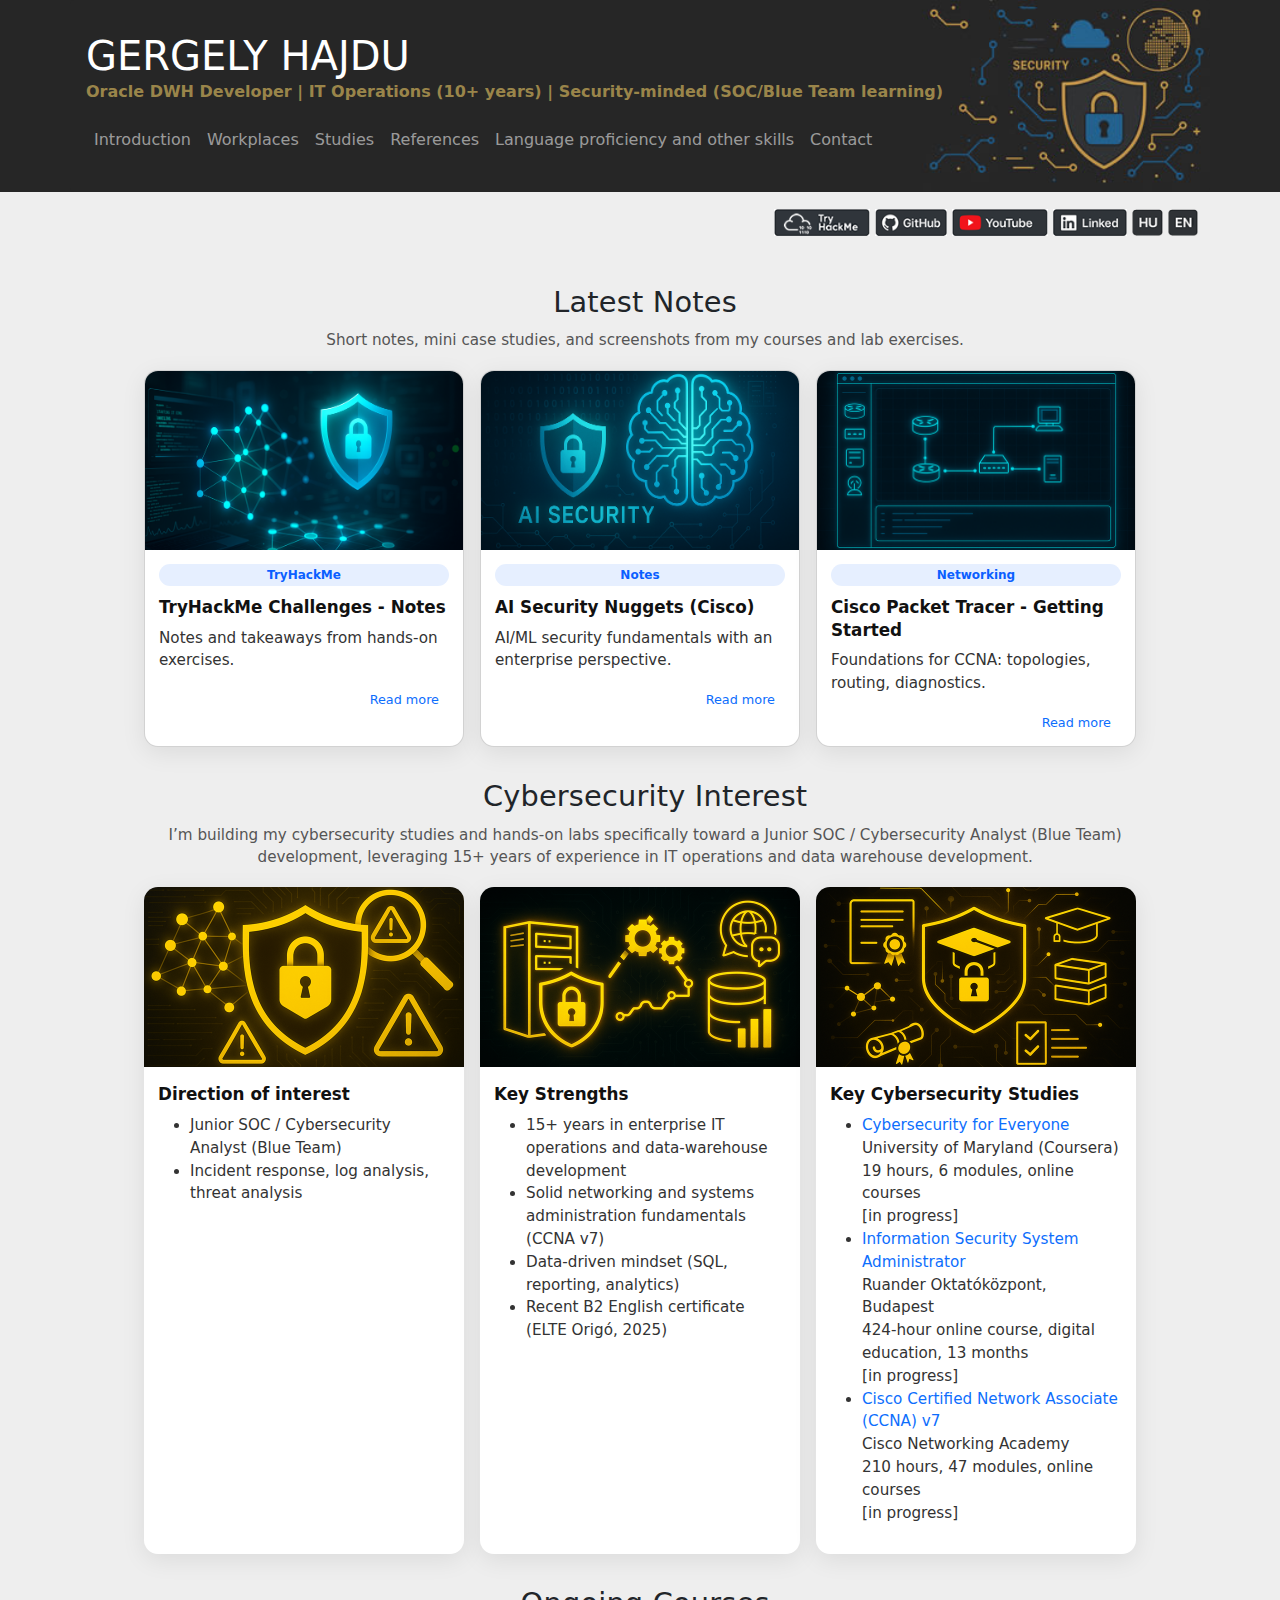
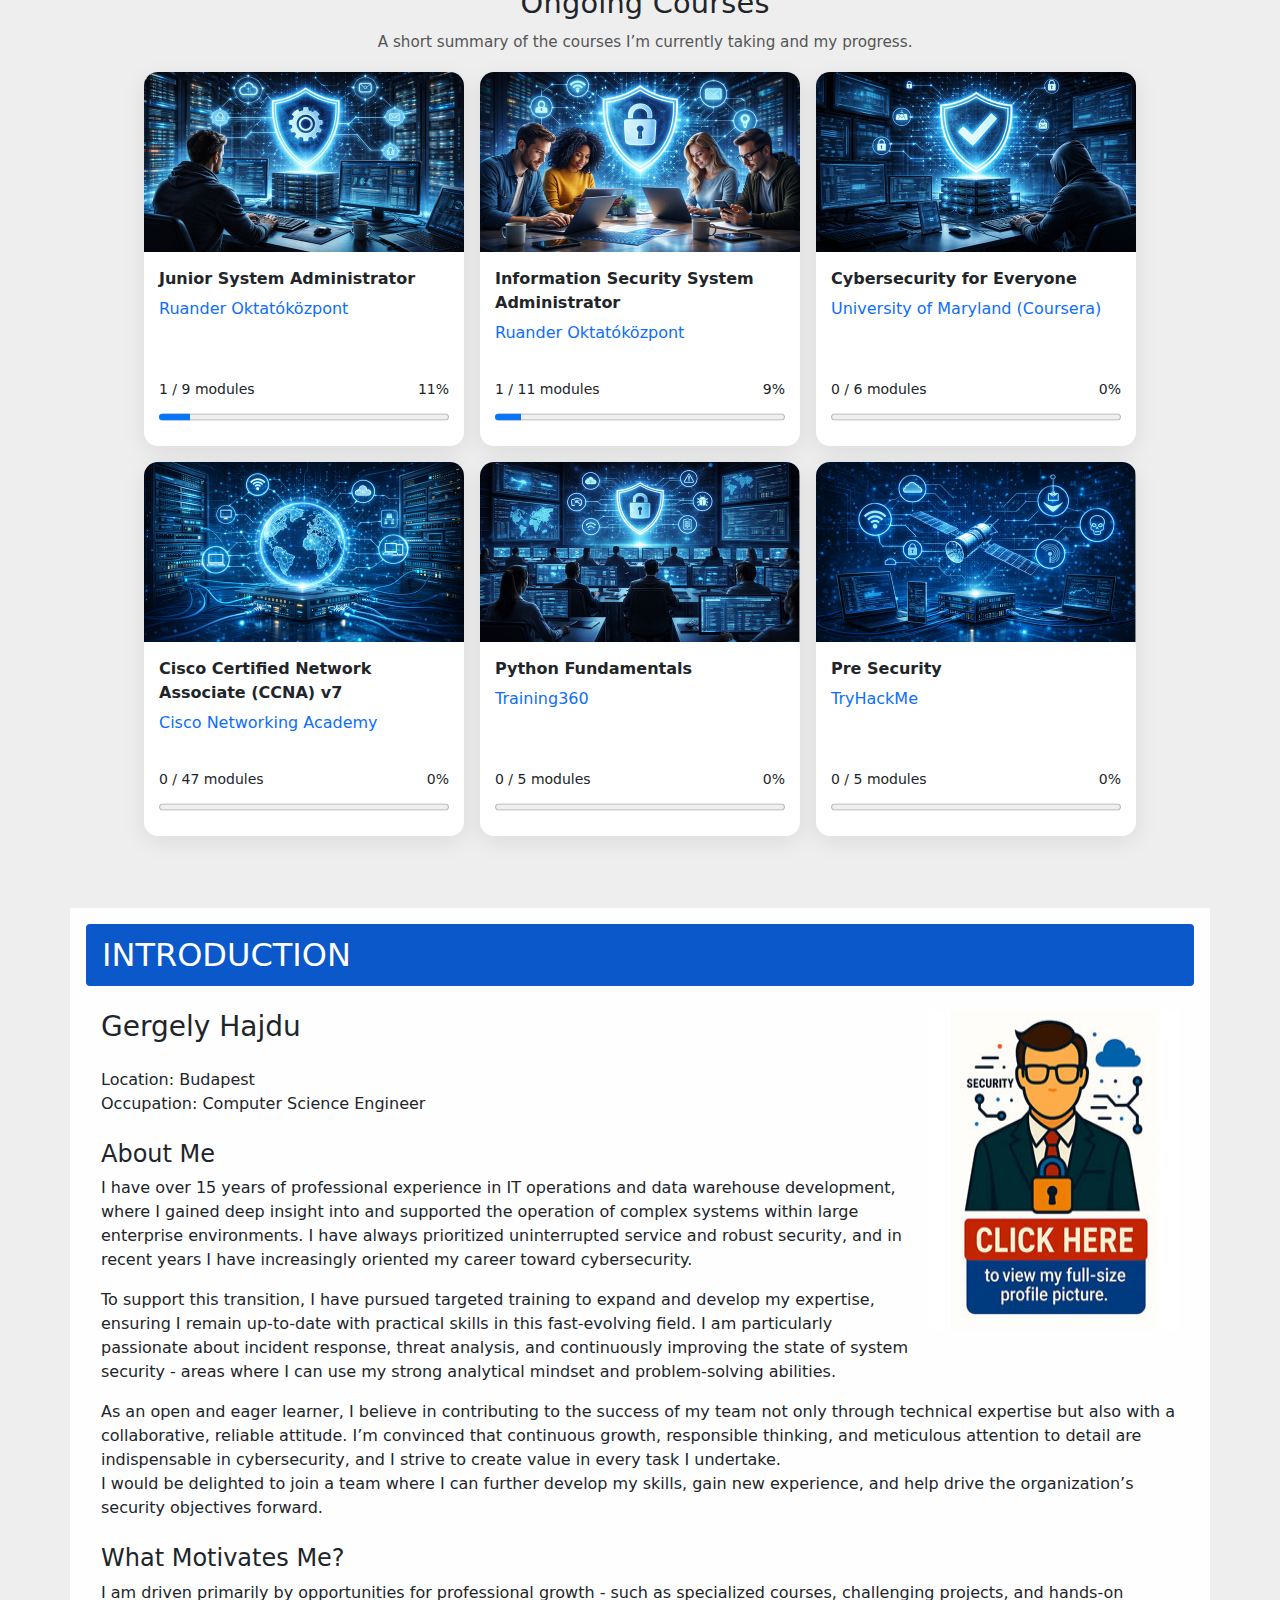
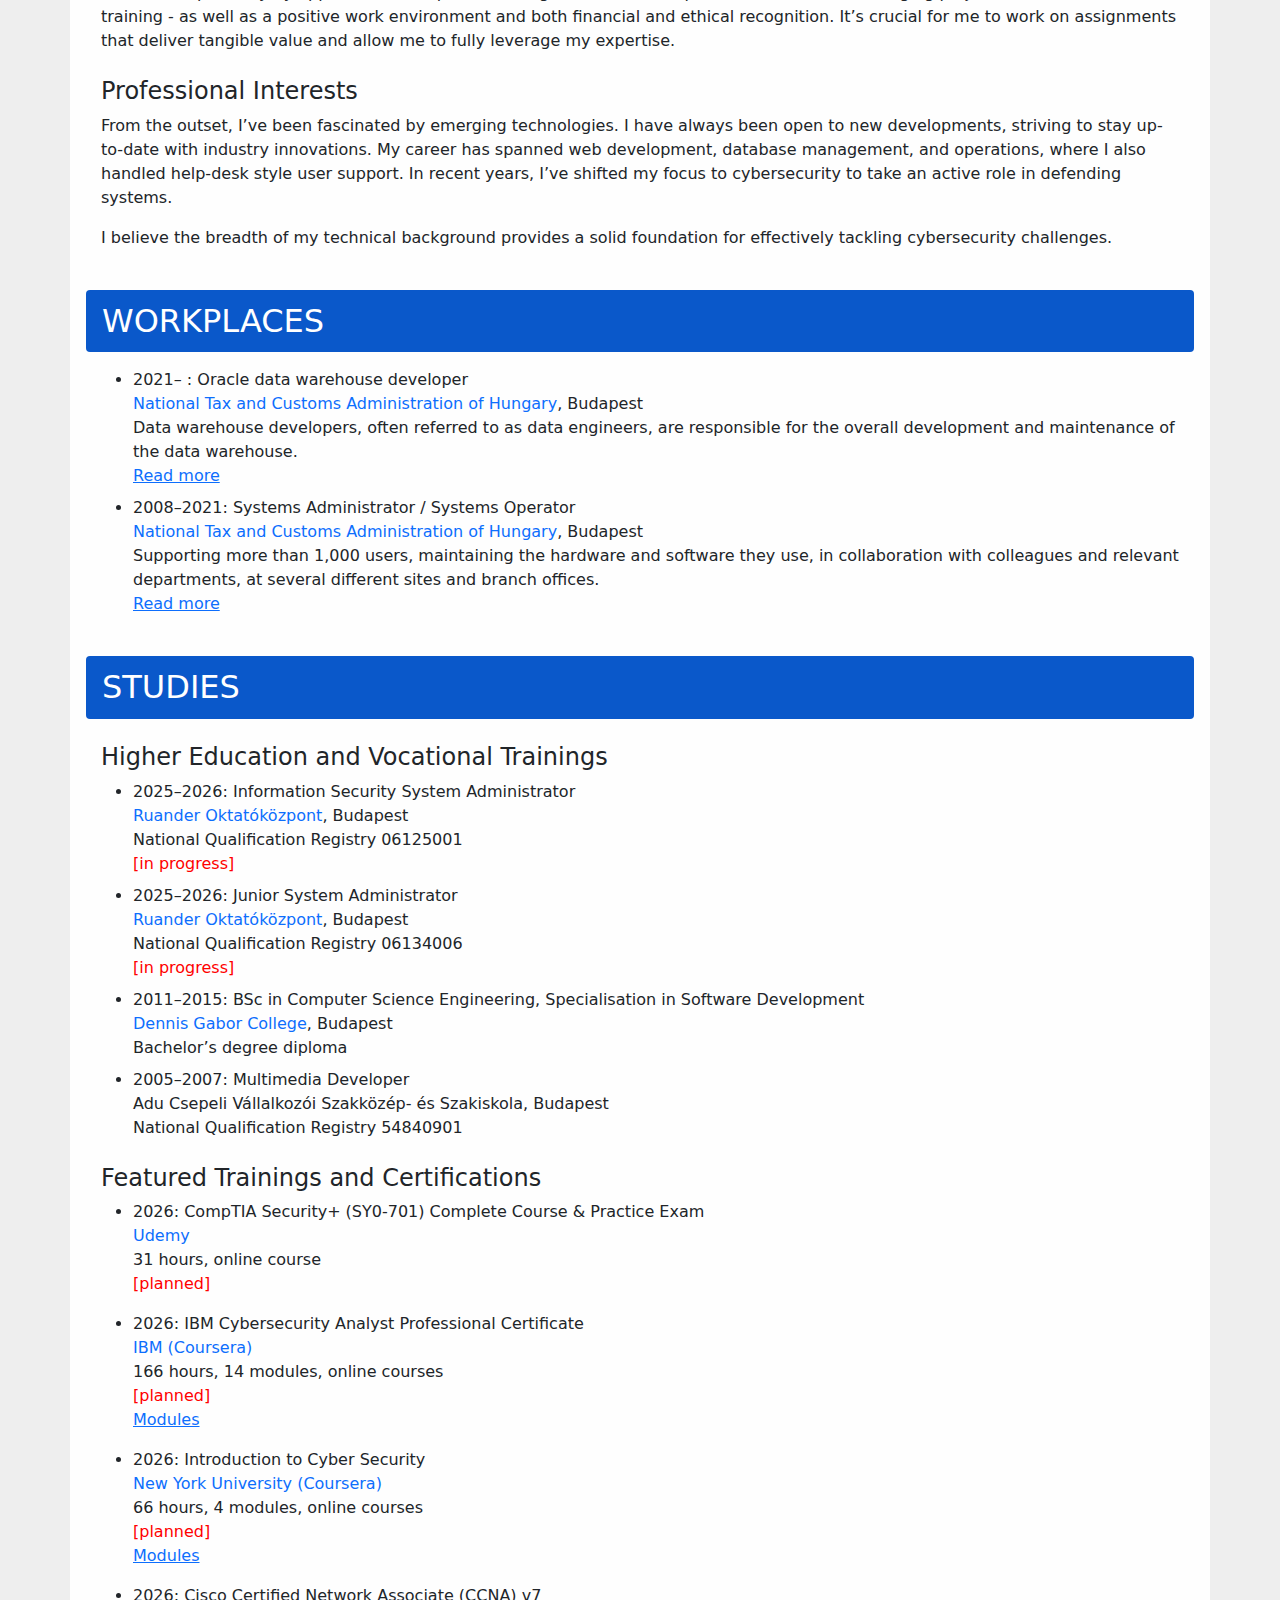
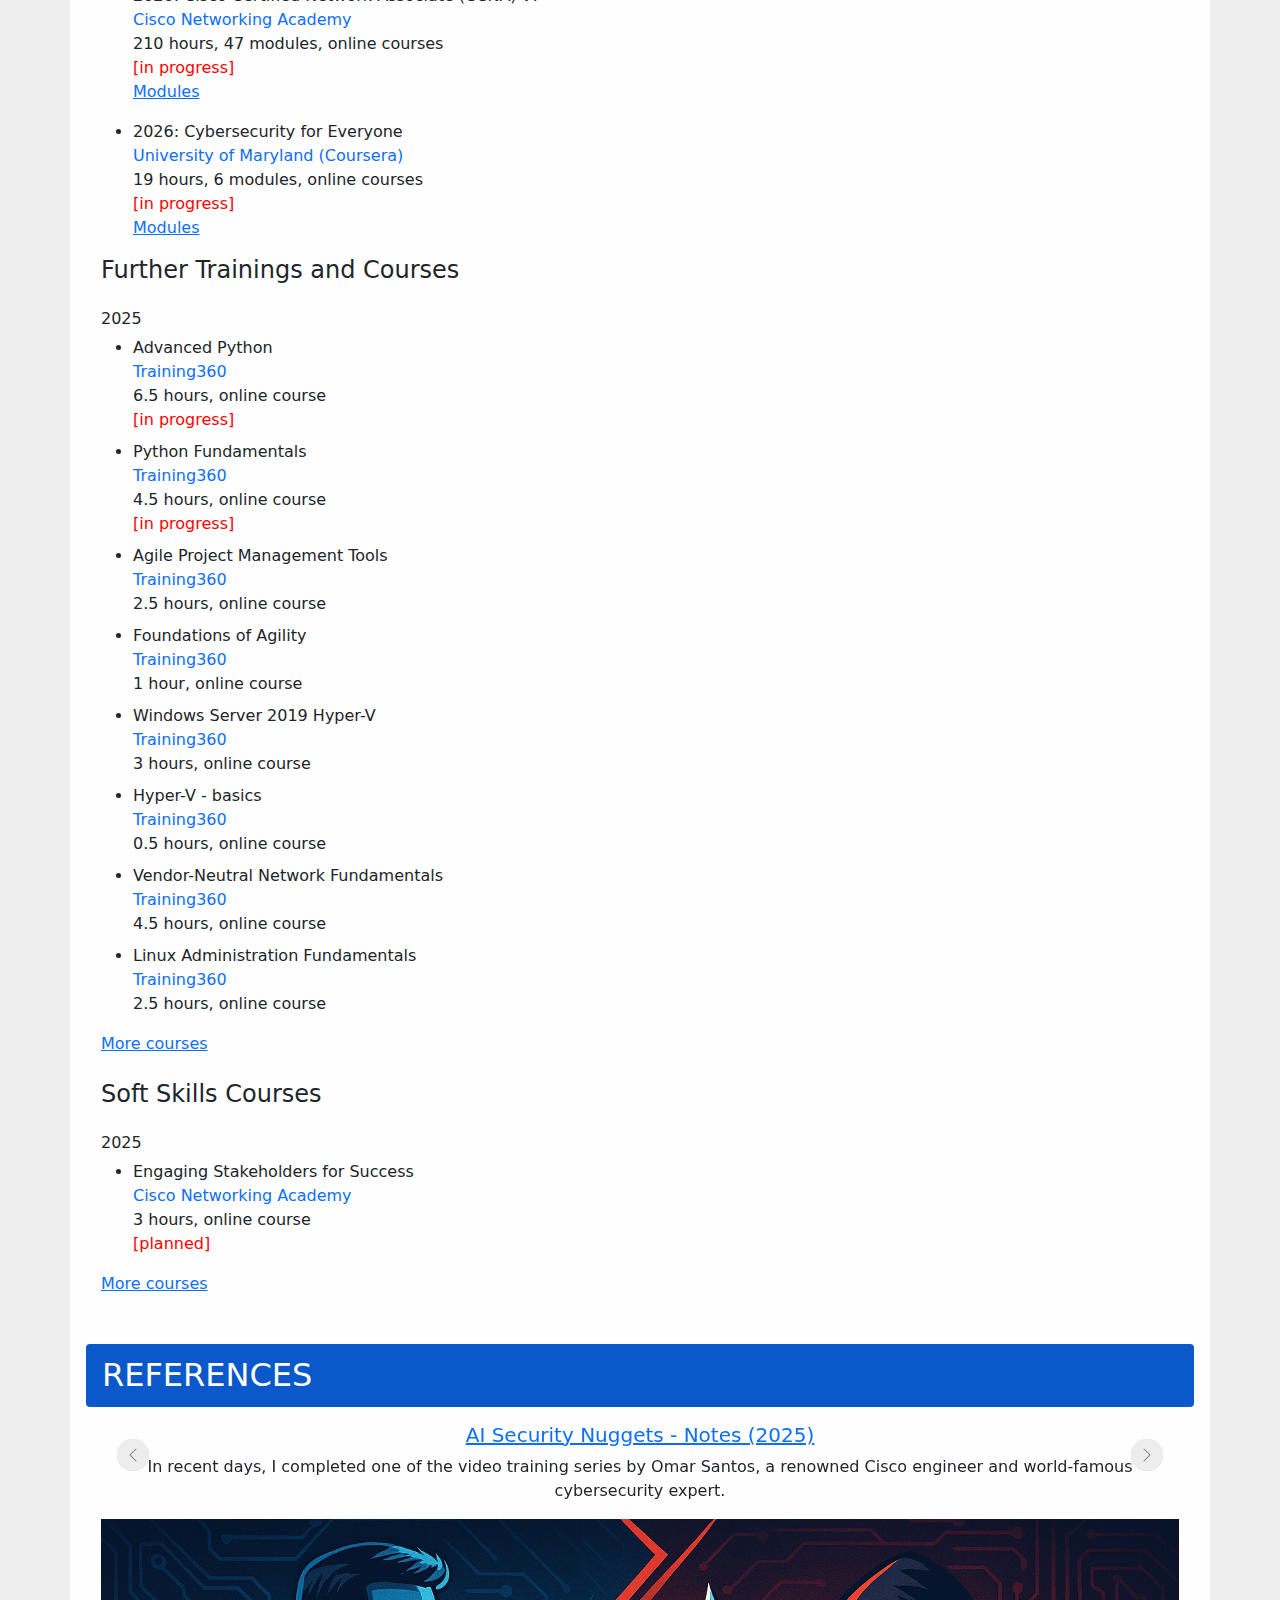
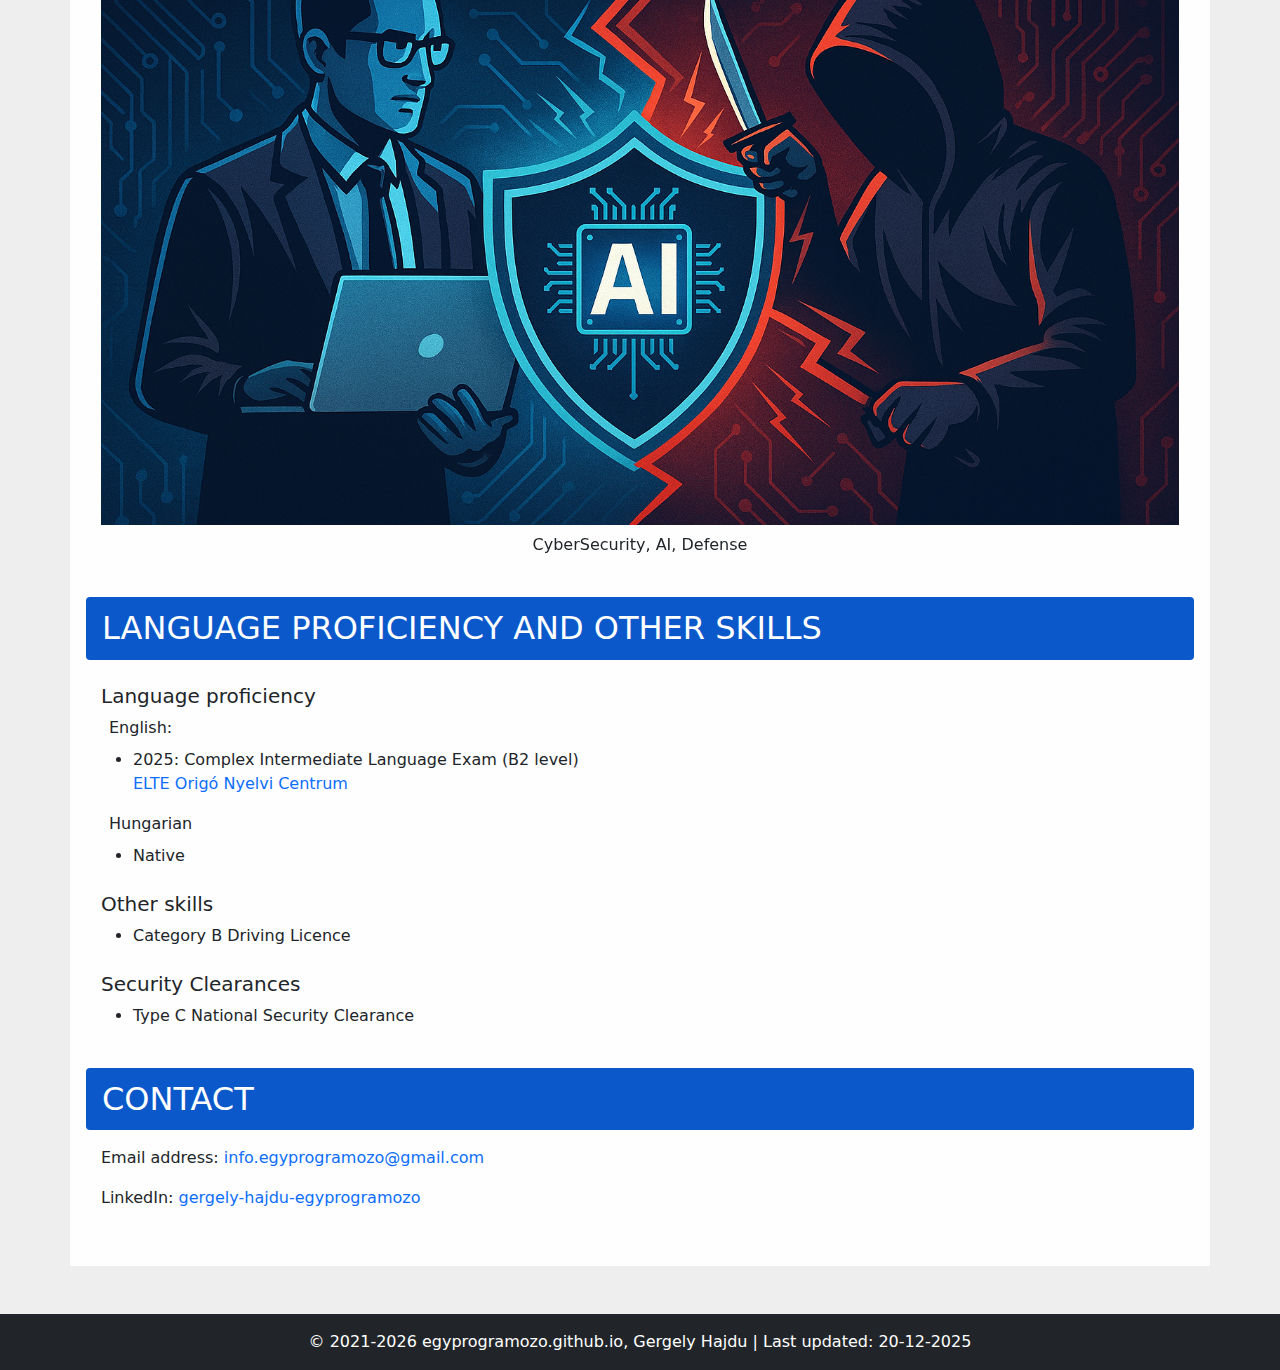
<file: index-en.html>
<!DOCTYPE html>
<html lang="en">
<head>
  <meta charset="UTF-8"/>
  <meta name="viewport" content="width=device-width, initial-scale=1"/>
  <meta property="og:title" content="Gergely Hajdu, egyprogramozo.github.io" />
  <meta property="og:description" content="Official Website of Gergely Hajdu, Computer Science Engineer – 15+ years of experience in IT operations and data warehouse development, currently developing my skills in the field of cybersecurity." />
  <meta property="og:image" content="https://egyprogramozo.github.io/css/mypic_big_notext.jpg" />
  <meta property="og:url" content="https://egyprogramozo.github.io" />
  <meta property="og:locale" content="en_GB" />
  <link rel="alternate" href="https://egyprogramozo.github.io/index.html" hreflang="hu" />
  <link rel="alternate" href="https://egyprogramozo.github.io/index-en.html" hreflang="en" />
  <link rel="canonical" href="https://egyprogramozo.github.io/index.html" />  

  <title>Gergely Hajdu, egyprogramozo.github.io – English</title>
  <link
    href="https://cdn.jsdelivr.net/npm/bootstrap@5.3.0/dist/css/bootstrap.min.css"
    rel="stylesheet"
  />
  <link
    href="css/css2025.css"
    rel="stylesheet"
  />

    <!-- Gyors menü és kijelölés blokkoló -->
    <!--
    <script>
            document.addEventListener('contextmenu', event => event.preventDefault());
    </script>
    <style>
        body {
                   -webkit-user-select: none;
                   -moz-user-select: -moz-none;
                  -ms-user-select: none;
              user-select: none;
        }
    </style>
    -->

</head>
<body>

  <header class="text-white mb-3">
    <div class="container">
      <div class="d-flex align-items-center">
        <h1 class="uppercase-title m-0">Gergely Hajdu</h1>
      </div>
      <div style=" color:#9A854A; font-weight: bold;">Oracle DWH Developer | IT Operations (10+ years) | Security-minded (SOC/Blue Team learning)</div>
      <nav
        class="navbar navbar-expand-lg navbar-dark mt-3 p-0"
      >
        <button
          class="navbar-toggler"
          type="button"
          data-bs-toggle="collapse"
          data-bs-target="#navbarNav"
          aria-controls="navbarNav"
          aria-expanded="false"
          aria-label="Menu"
        >
          <span class="navbar-toggler-icon"></span>
        </button>
        <div
          class="collapse navbar-collapse"
          id="navbarNav"
        >
          <ul class="navbar-nav">
            <li class="nav-item">
              <a class="nav-link" href="#bemutatkozas"
                >Introduction</a
              >
            </li>
            <li class="nav-item">
              <a class="nav-link" href="#munkahelyek"
                >Workplaces</a
              >
            </li>
            <li class="nav-item">
              <a class="nav-link" href="#tanulmanyok"
                >Studies</a
              >
            </li>
            <li class="nav-item">
              <a class="nav-link" href="#referenciak"
                >References</a
              >
            </li>
            <li class="nav-item">
              <a class="nav-link" href="#nyelvtudas"
                >Language proficiency and other skills</a
              >
            </li>
            <li class="nav-item">
              <a class="nav-link" href="#kapcsolat"
                >Contact</a
              >
            </li>
          </ul>
        </div>
      </nav>
    </div>
  </header>

    <!-- Nyelvválasztó közvetlenül a fejléc alatt ikonokkal -->
    <div class="container">
      <div class="text-center text-md-end mb-4 fs-6">
        <a href="https://tryhackme.com/p/egyprogramozo" target="_blank" class="text-decoration-none">
          <img src="css/l_tryhackme.png" alt="TryHackMe" style="height:1.8em; vertical-align:middle; padding: 1px 0px;">
        </a>
        <a href="https://github.com/egyprogramozo" target="_blank" class="text-decoration-none">
          <img src="css/l_github.png" alt="GitHub" style="height:1.8em; vertical-align:middle; padding: 1px 0px;">
        </a>
        <a href="https://www.youtube.com/@egyprogramozo" target="_blank" class="text-decoration-none">
          <img src="css/l_youtube.png" alt="YouTube" style="height:1.8em; vertical-align:middle; padding: 1px 0px;">
        </a>
        <a href="https://www.linkedin.com/in/gergely-hajdu-egyprogramozo/" target="_blank" class="text-decoration-none">
          <img src="css/l_linkedin.png" alt="LinkedIn" style="height:1.8em; vertical-align:middle; padding: 1px 0px;">
        </a>
        <a href="index.html" class="text-decoration-none">
          <img src="css/l_hu.png" alt="Hungarian version" style="height:1.8em; vertical-align:middle; padding: 1px 0px;">
        </a>
        <a href="index-en.html" class="text-decoration-none">
          <img src="css/l_en.png" alt="English version" style="height:1.8em; vertical-align:middle; padding: 1px 0px;">
        </a>
      </div>
    </div>

<!-- ===== Friss mini-esettanulmányok ===== -->
<section id="latest-cases" aria-labelledby="latest-cases-title">
  <div class="wrap">
    <h2 id="latest-cases-title">Latest Notes</h2>
    <p class="subtitle">Short notes, mini case studies, and screenshots from my courses and lab exercises.</p>

    <div class="grid">
      <a class="card" href="https://github.com/egyprogramozo/00030_Projects/tree/main/TryHackMe%20challenges"
         target="_blank" rel="noopener noreferrer"
         aria-label="TryHackMe Challenges — Notes">
        <img class="thumb" src="objects/friss_jegyzeteim_tryhackme.png" alt="TryHackMe Challenges — Notes – illustration"
             width="640" height="360" />
        <div class="body">
          <span class="tag">TryHackMe</span>
          <h3 class="title">TryHackMe Challenges - Notes</h3>
          <p class="desc">Notes and takeaways from hands-on exercises.</p>
          <span class="bovebb">Read more</span>
        </div>
      </a>

      <a class="card" href="https://github.com/egyprogramozo/00010_Study-Notes/blob/main/AI%20Security%20Nuggets%20-%20Cisco/AI%20Biztons%C3%A1gi%20Gy%C3%B6ngyszemek%20(AI%20Security%20Nuggets)%20-%20HU.md"
         target="_blank" rel="noopener noreferrer"
         aria-label="AI Security Nuggets (Cisco)">
        <img class="thumb" src="objects/friss_jegyzeteim_ai_biztonsagi_gyongyszemek.png" alt="AI Security Nuggets (Cisco) – illustration"
             width="640" height="360" />
        <div class="body">
          <span class="tag">Notes</span>
          <h3 class="title">AI Security Nuggets (Cisco)</h3>
          <p class="desc">AI/ML security fundamentals with an enterprise perspective.</p>
          <span class="bovebb">Read more</span>
        </div>
      </a>

      <a class="card" href="https://github.com/egyprogramozo/00010_Study-Notes/tree/main/Getting%20Started%20with%20Cisco%20Packet%20Tracer%20-%20Cisco"
         target="_blank" rel="noopener noreferrer"
         aria-label="Cisco Packet Tracer — Getting Started">
        <img class="thumb" src="objects/friss_jegyzeteim_cisco_packet_tracer.png" alt="Cisco Packet Tracer - Getting Started – illustration"
             width="640" height="360" />
        <div class="body">
          <span class="tag">Networking</span>
          <h3 class="title">Cisco Packet Tracer - Getting Started</h3>
          <p class="desc">Foundations for CCNA: topologies, routing, diagnostics.</p>
          <span class="bovebb">Read more</span>
        </div>
      </a>
    </div>
  </div>
</section>
<!-- ===== /Friss mini-esettanulmányok ===== -->

<!-- ===== Kiberbiztonsági érdeklődés szakasz ===== -->
<section id="latest-cases" aria-labelledby="latest-cases-title">
  <div class="wrap">
    <h2 id="latest-cases-title">Cybersecurity Interest</h2>
    <p class="subtitle">
        I’m building my cybersecurity studies and hands-on labs specifically toward a Junior SOC / Cybersecurity Analyst (Blue Team) development, leveraging 15+ years of experience in IT operations and data warehouse development.
    </p>

    <div class="grid">
      <div class="card_simple">
        <img class="thumb" src="objects/kiberbiztonsagi_fokusz_celzott_pozicio.png" alt="Direction of interest – illustration"
             loading="lazy" width="640" height="360" />
        <div class="body">
          <h3 class="title">Direction of interest</h3>
          <div class="desc">
          <ul>
            <li>Junior SOC / Cybersecurity Analyst (Blue Team)</li>
            <li>Incident response, log analysis, threat analysis</li>
          </ul>
          </div>
        </div>
      </div>

      <div class="card_simple">
        <img class="thumb" src="objects/kiberbiztonsagi_fokusz_fobb_erossegeim.png" alt="Key Strengths – illustration"
             loading="lazy" width="640" height="360" />
        <div class="body">
          <h3 class="title">Key Strengths</h3>
          <div class="desc">
          <ul>
            <li>15+ years in enterprise IT operations and data-warehouse development</li>
            <li>Solid networking and systems administration fundamentals (CCNA v7)</li>
            <li>Data-driven mindset (SQL, reporting, analytics)</li>
            <li>Recent B2 English certificate (ELTE Origó, 2025)</li>
          </ul>
          </div>
        </div>
      </div>

      <div class="card_simple">
        <img class="thumb" src="objects/kiberbiztonsagi_fokusz_kiberbiztonsagi_kepzeseim.png" alt="Key Cybersecurity Courses – illustration"
             loading="lazy" width="640" height="360" />
        <div class="body">
          <h3 class="title">Key Cybersecurity Studies</h3>
          <div class="desc">
          <ul>
            <li>
                <a target="_blank" href="https://www.coursera.org/learn/cybersecurity-for-everyone" class="text-decoration-none">Cybersecurity for Everyone</a>
                <br/>University of Maryland (Coursera)
                <br/>19 hours, 6 modules, online courses
                <br/>[in progress]
            </li>
            <li>
                <a target="_blank" href="https://www.ruander.hu/informaciobiztonsagi-rendszeruzemelteto-kepzes.html" class="text-decoration-none">Information Security System Administrator</a>
                <br/>Ruander Oktatóközpont, Budapest
                <br/>424-hour online course, digital education, 13 months
                <br/>[in progress]
            </li>
            <li>
                <a target="_blank" href="https://www.netacad.com/catalogs/learn?category=course&search=CCNA" class="text-decoration-none">Cisco Certified Network Associate (CCNA) v7</a>
                <br/>Cisco Networking Academy
                <br/>210 hours, 47 modules, online courses
                <br/>[in progress]
            </li>
          </ul>
          </div>
        </div>
      </div>
    </div>
  </div>
</section>
<!-- ===== /Kiberbiztonsági érdeklődés szakasz ===== -->

<!-- ===== Folyamatban lévő képzéseim szakasz ===== -->
<section id="latest-cases" aria-labelledby="latest-cases-title">
  <div class="wrap">
    <h2 id="latest-cases-title">Ongoing Courses</h2>
    <p class="subtitle">A short summary of the courses I’m currently taking and my progress.</p>

  <div class="courseswrap">
    <div class="grid">

      <div class="card_simple">
          <img class="thumb" src="objects/foly_kepz_01.png" alt="Ongoing Courses 1 – illustration"
             loading="lazy" width="640" height="360" />
          <div class="courseact"
                data-done="1"
                data-total="9">
            <div class="courseact-t">
              <strong>Junior System Administrator</strong>
              <a target="_blank" href="https://www.ruander.hu/informatikai-rendszergazda-tanfolyam.html" class="text-decoration-none">Ruander Oktatóközpont</a>
            </div>
            <div class="modline"><span><small class="txt"></small></span><span class="pct"><small class="txt2"></small></span></div>
            <progress class="bar" value="0" max="100"></progress>
          </div>
      </div>

      <div class="card_simple">
          <img class="thumb" src="objects/foly_kepz_02.png" alt="Ongoing Courses 2 – illustration"
             loading="lazy" width="640" height="360" />
          <div class="courseact"
                data-done="1"
                data-total="11">
            <div class="courseact-t">
              <strong>Information Security System Administrator</strong>
              <a target="_blank" href="https://www.ruander.hu/informaciobiztonsagi-rendszeruzemelteto-kepzes.html" class="text-decoration-none">Ruander Oktatóközpont</a>
            </div>
            <div class="modline"><span><small class="txt"></small></span><span class="pct"><small class="txt2"></small></span></div>
            <progress class="bar" value="0" max="100"></progress>
          </div>
      </div>

      <div class="card_simple">
          <img class="thumb" src="objects/foly_kepz_03.png" alt="Ongoing Courses 3 – illustration"
             loading="lazy" width="640" height="360" />
          <div class="courseact"
                data-done="0"
                data-total="6">
            <div class="courseact-t">
              <strong>Cybersecurity for Everyone</strong>
              <a target="_blank" href="https://www.coursera.org/learn/cybersecurity-for-everyone" class="text-decoration-none">University of Maryland (Coursera)</a>
            </div>
            <div class="modline"><span><small class="txt"></small></span><span class="pct"><small class="txt2"></small></span></div>
            <progress class="bar" value="0" max="100"></progress>
          </div>
      </div>

      <div class="card_simple">
          <img class="thumb" src="objects/foly_kepz_04.png" alt="Ongoing Courses 4 – illustration"
             loading="lazy" width="640" height="360" />
          <div class="courseact"
                data-done="0"
                data-total="47">
            <div class="courseact-t">
              <strong>Cisco Certified Network Associate (CCNA) v7</strong>
              <a target="_blank" href="https://www.netacad.com/catalogs/learn?category=course&search=CCNA" class="text-decoration-none">Cisco Networking Academy</a>
            </div>
            <div class="modline"><span><small class="txt"></small></span><span class="pct"><small class="txt2"></small></span></div>
            <progress class="bar" value="0" max="100"></progress>
          </div>
      </div>

      <div class="card_simple">
          <img class="thumb" src="objects/foly_kepz_05.png" alt="Ongoing Courses 5 – illustration"
             loading="lazy" width="640" height="360" />
          <div class="courseact"
                data-done="0"
                data-total="5">
            <div class="courseact-t">
              <strong>Python Fundamentals</strong>
              <a target="_blank" href="https://e-learning.training360.com/courses/python-alapismeretek" class="text-decoration-none">Training360</a>
            </div>
            <div class="modline"><span><small class="txt"></small></span><span class="pct"><small class="txt2"></small></span></div>
            <progress class="bar" value="0" max="100"></progress>
          </div>
      </div>

      <div class="card_simple">
          <img class="thumb" src="objects/foly_kepz_06.png" alt="Ongoing Courses 6 – illustration"
             loading="lazy" width="640" height="360" />
          <div class="courseact"
                data-done="0"
                data-total="5">
            <div class="courseact-t">
              <strong>Pre Security</strong>
              <a target="_blank" href="https://tryhackme.com/path/outline/presecurity" class="text-decoration-none">TryHackMe</a>
            </div>
            <div class="modline"><span><small class="txt"></small></span><span class="pct"><small class="txt2"></small></span></div>
            <progress class="bar" value="0" max="100"></progress>
          </div>
      </div>

    </div>
  </div>
  </div>
</section>
<!-- ===== /Folyamatban lévő képzéseim szakasz ===== -->

  <main class="container my-5">
    <!-- Bemutatkozás -->
    <section id="bemutatkozas">
      <div class="section-header">
        <h2 class="uppercase-title m-0">
          Introduction
        </h2>
      </div>
      <div class="section-body pb-4">
        <div
          id="mypic_big_div"
          class="mx-auto mb-3 float-md-end ms-md-3 mx-md-0"
        >
          <img
            id="mypic_big"
            src="css/mypic_big.jpg"
            alt="Profile photo"
          />
        </div>

        <h3 class="h3 mt-4 mb-4">Gergely Hajdu</h3>
        <p class="fs-6">
            Location: Budapest<br/> 
            Occupation: Computer Science Engineer
        </p>

        <h3 class="h4 mt-4">About Me</h3>
        <p class="fs-6">
          I have over 15 years of professional experience in IT operations and data warehouse development, where I gained deep insight into and supported the operation of complex systems within large enterprise environments. I have always prioritized uninterrupted service and robust security, and in recent years I have increasingly oriented my career toward cybersecurity.
        </p>
        
        <a class="ms-0 d-block d-md-none mb-3" data-bs-toggle="collapse" href="#magam" role="button"
        aria-expanded="false" aria-controls="magam">Read more</a>

        <div class="collapse d-md-block mt-2" id="magam">
        <p class="fs-6">
          To support this transition, I have pursued targeted training to expand and develop my expertise, ensuring I remain up-to-date with practical skills in this fast-evolving field. I am particularly passionate about incident response, threat analysis, and continuously improving the state of system security - areas where I can use my strong analytical mindset and problem-solving abilities.
        </p>
        <p class="fs-6">
          As an open and eager learner, I believe in contributing to the success of my team not only through technical expertise but also with a collaborative, reliable attitude. I’m convinced that continuous growth, responsible thinking, and meticulous attention to detail are indispensable in cybersecurity, and I strive to create value in every task I undertake.<br/>
          I would be delighted to join a team where I can further develop my skills, gain new experience, and help drive the organization’s security objectives forward.
        </p>

        <h3 class="h4 mt-4">What Motivates Me?</h3>
        <p class="fs-6">
          I am driven primarily by opportunities for professional growth - such as specialized courses, challenging projects, and hands-on training - as well as a positive work environment and both financial and ethical recognition. It’s crucial for me to work on assignments that deliver tangible value and allow me to fully leverage my expertise.
        </p>

        <h3 class="h4 mt-4">Professional Interests</h3>
        <p class="fs-6">
          From the outset, I’ve been fascinated by emerging technologies. I have always been open to new developments, striving to stay up-to-date with industry innovations. My career has spanned web development, database management, and operations, where I also handled help-desk style user support. In recent years, I’ve shifted my focus to cybersecurity to take an active role in defending systems.<br/>
        </p>
        <p class="fs-6">
          I believe the breadth of my technical background provides a solid foundation for effectively tackling cybersecurity challenges.
        </p>
        </div>
      </div>
    </section>

    <!-- Munkahelyek -->
    <section id="munkahelyek">
      <div class="section-header">
        <h2 class="uppercase-title m-0">Workplaces</h2>
      </div>
      <div class="section-body pb-4">
        <ul>
          <li>
          <a id="m2"></a>
            2021– : Oracle data warehouse developer<br/>
            <a target="_blank" href="https://www.nav.gov.hu/" class="text-decoration-none">National Tax and Customs Administration of Hungary</a>, Budapest<br/>
            Data warehouse developers, often referred to as data engineers, are responsible for the overall development and maintenance of the data warehouse.<br/>
            <a class="ms-0" data-bs-toggle="collapse" href="#job2" role="button"
              aria-expanded="false" aria-controls="job2">Read more</a>
            <div class="collapse mt-0" id="job2">
                <ul>
                    <li class="mt-2">Main Responsibilities<br/>
                        My responsibilities include automation of data services, maintenance of processes, preparation of annual and occasional modifications and handling tickets.
                        <ul>
                            <li>
                                Tax Declaration System<br/>
                                The Tax Declaration System gives comprehensive overview of the changes in the number of submitted tax declarations over the year. The resulting statistics, assessments and reports are widely used by the upper management. The system, being a source of data, plays an important role for planning as well. Furthermore, it provides useful information for all the personnel of the authority to fulfill their daily tasks.
                            </li>
                            <li>
                                Student loan<br/>
                                The assessment of the income, earned in the current tax year, of loan applicants with a repayment obligation towards Diákhitel Központ Ltd.
                            </li>
                            <li>
                                Facilitation of data services for KSH<br/>
                                Providing data for KSH on a monthly basis that plays an important role in generating reports.
                            </li>
                            <li>
                                VAT<br/>
                                Compiling reports and providing data services regarding one of Hungary’s most important source of revenue, the Value Added Tax according to orders.
                            </li>
                        </ul>
                    </li>
                    <li class="mt-2">Main tasks
                        <ul>
                            <li>design, development, testing, technical coordination and documentation of existing and new data processing processes</li>
                            <li>data provision and reporting</li>
                            <li>participation in the implementation of new systems and projects</li>
                        </ul>
                    </li>
                    <li class="mt-2">Other tasks
                        <ul>
                            <li>reconciling and specifying business needs</li>
                            <li>implementing business intelligence and analytics</li>
                            <li>design, development and optimisation of the data warehouse</li>
                            <li>participation in the full data warehouse development lifecycle</li>
                            <li>documentation of processes</li>
                            <li>optimising database performance</li>
                            <li>maintaining constant contact with the business, system administrators and IT system operators</li>
                        </ul>
                    </li>
                </ul>
            </div>
          </li>
          <li class="mt-2">
            <a id="m1"></a>
            2008–2021: Systems Administrator / Systems Operator<br/>
            <a target="_blank" href="https://www.nav.gov.hu/" class="text-decoration-none">National Tax and Customs Administration of Hungary</a>, Budapest<br/>
            Supporting more than 1,000 users, maintaining the hardware and software they use, in collaboration with colleagues and relevant departments, at several different sites and branch offices.<br/>
            <a class="ms-0" data-bs-toggle="collapse" href="#job1" role="button"
              aria-expanded="false" aria-controls="job1">Read more</a>
            <div class="collapse mt-0" id="job1">
                <ul>
                    <li class="mt-2">General system administrator tasks
                        <ul>
                            <li>auditing installed software</li>
                            <li>reviewing system logs, virus scan logs, and other relevant logs</li>
                            <li>checking the proper operation of the devices</li>
                            <li>troubleshooting reported issues by users by phone, remote login, or on-site assistance</li>
                            <li>client-side support in the context of regular on-site fieldwork</li>
                            <li>checking cables</li>
                        </ul>
                    </li>
                    <li class="mt-2">Software administrator tasks
                        <ul>
                            <li>software installation and configuration (general and company-specific software)</li>
                            <li>providing data backups and ensuring data storage security</li>
                            <li>downloading updates</li>
                            <li>correcting errors detected during the general inspection</li>
                            <li>taking preventive steps</li>
                            <li>correction of errors reported through notifications</li>
                            <li>monitoring the needs of colleagues</li>
                            <li>compiling proposals for the use of existing software, for the acquisition of new software</li>
                            <li>continuous review of security settings and their correction if necessary</li>
                            <li>virus protection, spyware protection</li>
                        </ul>
                    </li>
                    <li class="mt-2">Hardware tasks
                        <ul>
                            <li>warranty repair of hardware defects detected during the general inspection</li>
                            <li>taking preventive steps</li>
                            <li>making suggestions for buying new devices</li>
                            <li>commissioning, installation and testing of purchased devices</li>
                            <li>preservation of operability and condition, external and internal dedusting, cleaning</li>
                            <li>handling warranty matters for devices within my competence</li>
                            <li>network tasks</li>
                            <li>network construction and operation</li>
                            <li>installation and operation of servers</li>
                            <li>installation and operation of workstations and other units in the network</li>
                        </ul>
                    </li>
                    <li class="mt-2">Other tasks that are not closely related to the job, but that facilitate the operation of the organisation</li>
                </ul>
            </div>
          </li>
        </ul>
      </div>
    </section>

    <!-- Tanulmányok -->
    <section id="tanulmanyok">
      <div class="section-header">
        <h2 class="uppercase-title m-0">Studies</h2>
      </div>
      <div class="section-body pb-4">
        <!-- Felsőoktatás és szakképzések -->
        <h3 class="h4 mt-4">Higher Education and Vocational Trainings</h3>  
            <ul>
              <li class="mt-2">
                2025–2026: Information Security System Administrator <br/>
                <a target="_blank" href="https://www.ruander.hu/" class="text-decoration-none">Ruander Oktatóközpont</a>, Budapest <br/>National Qualification Registry 06125001
                <br/><span style="color:red;">[in progress]</span>
              </li>
              <li class="mt-2">
                2025–2026: Junior System Administrator <br/>
                <a target="_blank" href="https://www.ruander.hu/" class="text-decoration-none">Ruander Oktatóközpont</a>, Budapest <br/>National Qualification Registry 06134006
                <br/><span style="color:red;">[in progress]</span>
              </li>
              <li class="mt-2">
                2011–2015: BSc in Computer Science Engineering, Specialisation in Software Development<br/>
                <a target="_blank" href="https://gdf.hu/" class="text-decoration-none">Dennis Gabor College</a>, Budapest <br/>Bachelor’s degree diploma
              </li>
              <li class="mt-2">
                2005–2007: Multimedia Developer<br/>
                Adu Csepeli Vállalkozói Szakközép- és Szakiskola, Budapest <br/>National Qualification Registry 54840901
              </li>
            </ul>
        <!-- Kiemelt képzéssorozatok és tanúsítványok -->
        <h3 class="h4 mt-4">Featured Trainings and Certifications</h3>
            <ul>
              <li class="mt-2">
                2026: CompTIA Security+ (SY0-701) Complete Course & Practice Exam<br/>
                <a target="_blank" href="https://www.udemy.com/course/securityplus" class="text-decoration-none">Udemy</a> <br/>31 hours, online course<br/>
                   <span style="color:red;">[planned]</span><br/>
              </li>
            </ul>
            <ul>
              <li class="mt-2">
                2026: IBM Cybersecurity Analyst Professional Certificate<br/>
                <a target="_blank" href="https://www.coursera.org/professional-certificates/ibm-cybersecurity-analyst" class="text-decoration-none">IBM (Coursera)</a> <br/>166 hours, 14 modules, online courses<br/>
                   <span style="color:red;">[planned]</span><br/>
                <a class="ms-0" data-bs-toggle="collapse" href="#kiemkep1" role="button"
                  aria-expanded="false" aria-controls="kiemkep1">Modules</a>
                <div class="collapse mt-0" id="kiemkep1">
                <ul>
                  <li class="mt-2">
                    Introduction to Cybersecurity Careers<br/>
                    7 hours, online course
                  </li>
                  <li class="mt-2">
                    Introduction to Cybersecurity Essentials<br/>
                    12 hours, online course
                  </li>
                  <li class="mt-2">
                    Introduction to Cybersecurity Tools & Cyberattacks<br/>
                    11 hours, online course
                  </li>
                  <li class="mt-2">
                    Operating Systems: Overview, Administration, and Security<br/>
                    17 hours, online course
                  </li>
                  <li class="mt-2">
                    Computer Networks and Network Security<br/>
                    15 hours, online course
                  </li>
                  <li class="mt-2">
                    Database Essentials and Vulnerabilities<br/>
                    15 hours, online course
                  </li>
                  <li class="mt-2">
                    Cybersecurity Architecture<br/>
                    12 hours, online course
                  </li>
                  <li class="mt-2">
                    Cybersecurity Compliance Framework, Standards & Regulations<br/>
                    11 hours, online course
                  </li>
                  <li class="mt-2">
                    Penetration Testing, Threat Hunting, and Cryptography<br/>
                    16 hours, online course
                  </li>
                  <li class="mt-2">
                    Incident Response and Digital Forensics<br/>
                    6 hours, online course
                  </li>
                  <li class="mt-2">
                    Cybersecurity Case Studies and Capstone Project<br/>
                    16 hours, online course
                  </li>
                  <li class="mt-2">
                    Cybersecurity Assessment: CompTIA Security+ & CYSA+<br/>
                    8 hours, online course
                  </li>
                  <li class="mt-2">
                    Generative AI: Boost Your Cybersecurity Career<br/>
                    10 hours, online course
                  </li>  
                  <li class="mt-2">
                    Cybersecurity Job Search, Resume, and Interview Prep<br/>
                    10 hours, online course
                  </li>
                </ul>
                </div>
              </li>
            </ul>
            <ul>
              <li class="mt-2">
                2026: Introduction to Cyber Security<br/>
                <a target="_blank" href="https://www.coursera.org/specializations/intro-cyber-security" class="text-decoration-none">New York University (Coursera)</a> <br/>66 hours, 4 modules, online courses<br/>
                <span style="color:red;">[planned]</span><br/>
                   <a class="ms-0" data-bs-toggle="collapse" href="#kiemkep9" role="button"
                  aria-expanded="false" aria-controls="kiemkep9">Modules</a>
                <div class="collapse mt-0" id="kiemkep9">                  
                <ul>
                  <li class="mt-2">
                    Introduction to Cyber Attacks<br/>
                    18 hours, online course
                  </li>
                  <li class="mt-2">
                    Cyber Attack Countermeasures<br/>
                    19 hours, online course
                  </li>
                  <li class="mt-2">
                    Real-Time Cyber Threat Detection and Mitigation<br/>
                    15 hours, online course
                  </li>
                  <li class="mt-2">
                    Enterprise and Infrastructure Security<br/>
                    14 hours, online course
                  </li>
                </ul>
                </div>
            </ul>
            <ul>
              <li class="mt-2">
                2026: Cisco Certified Network Associate (CCNA) v7<br/>
                <a target="_blank" href="https://www.netacad.com/catalogs/learn?category=course&search=CCNA" class="text-decoration-none">Cisco Networking Academy</a> <br/>210 hours, 47 modules, online courses<br/>
                <span style="color:red;">[in progress]</span><br/>
                   <a class="ms-0" data-bs-toggle="collapse" href="#kiemkep4" role="button"
                  aria-expanded="false" aria-controls="kiemkep4">Modules</a>
                <div class="collapse mt-0" id="kiemkep4">
                <ul>
                  <li class="mt-2">CCNA: Introduction to Networks
                    <ul>
                        <li class="mt-2">My Knowledge Check</li>
                        <li class="mt-2">Module 1: Networking Today</li>
                        <li class="mt-2">Module 2: Basic Switch and End Device Configuration</li>
                        <li class="mt-2">Module 3: Protocols and Models</li>
                        <li class="mt-2">Checkpoint Exam: Basic Network Connectivity and Communications Exam</li>
                        <li class="mt-2">Module 4: Physical Layer</li>
                        <li class="mt-2">Module 5: Number Systems</li>
                        <li class="mt-2">Module 6: Data Link Layer</li>
                        <li class="mt-2">Module 7: Ethernet Switching</li>
                        <li class="mt-2">Checkpoint Exam: Ethernet Concepts Exam</li>
                        <li class="mt-2">Module 8: Network Layer</li>
                        <li class="mt-2">Module 9: Address Resolution</li>
                        <li class="mt-2">Module 10: Basic Router Configuration</li>
                        <li class="mt-2">Checkpoint Exam: Communicating Between Networks Exam</li>
                        <li class="mt-2">Module 11: IPv4 Addressing</li>
                        <li class="mt-2">Module 12: IPv6 Addressing</li>
                        <li class="mt-2">Module 13: ICMP</li>
                        <li class="mt-2">Checkpoint Exam: IP Addressing Exam</li>
                        <li class="mt-2">Module 14: Transport Layer</li>
                        <li class="mt-2">Module 15: Application Layer</li>
                        <li class="mt-2">Checkpoint Exam: Network Application Communications Exam</li>
                        <li class="mt-2">Module 16: Network Security Fundamentals</li>
                        <li class="mt-2">Module 17: Build a Small Network</li>
                        <li class="mt-2">Checkpoint Exam: Building and Securing a Small Network Exam</li>
                        <li class="mt-2">CCNA: Introduction to Networks Practice Final Exam</li>
                        <li class="mt-2">CCNA: Introduction to Networks Course Final Exam</li>
                    </ul>
                  </li>
                  <li class="mt-2">CCNA: Switching, Routing, and Wireless Essentials
                    <ul>
                        <li class="mt-2">My Knowledge Check</li>
                        <li class="mt-2">Module 1: Basic Device Configuration</li>
                        <li class="mt-2">Module 2: Switching Concepts</li>
                        <li class="mt-2">Module 3: VLANs</li>
                        <li class="mt-2">Module 4: Inter-VLAN Routing</li>
                        <li class="mt-2">Checkpoint Exam: Switching Concepts, VLANs, and Inter-VLAN Routing Exam</li>
                        <li class="mt-2">Module 5: STP Concepts</li>
                        <li class="mt-2">Module 6: EtherChannel</li>
                        <li class="mt-2">Checkpoint Exam: Redundant Networks Exam</li>
                        <li class="mt-2">Module 7: DHCPv4</li>
                        <li class="mt-2">Module 8: SLAAC and DHCPv6</li>
                        <li class="mt-2">Module 9: FHRP Concepts</li>
                        <li class="mt-2">Checkpoint Exam: Available and Reliable Networks Exam</li>
                        <li class="mt-2">Module 10: LAN Security Concepts</li>
                        <li class="mt-2">Module 11: Switch Security Configuration</li>
                        <li class="mt-2">Module 12: WLAN Concepts</li>
                        <li class="mt-2">Module 13: WLAN Configuration</li>
                        <li class="mt-2">Checkpoint Exam: L2 Security and WLANs Exam</li>
                        <li class="mt-2">Module 14: Routing Concepts</li>
                        <li class="mt-2">Module 15: IP Static Routing</li>
                        <li class="mt-2">Module 16: Troubleshoot Static and Default Routes</li>
                        <li class="mt-2">Checkpoint Exam: Routing Concepts and Configuration Exam</li>
                        <li class="mt-2">CCNA: Switching, Routing, and Wireless Essentials Practice Final Exam</li>
                        <li class="mt-2">CCNA: Switching, Routing, and Wireless Essentials Course Final Exam</li>
                    </ul>
                  </li>
                  <li class="mt-2">CCNA: Enterprise Networking, Security, and Automation
                    <ul>
                        <li class="mt-2">My Knowledge Check</li>
                        <li class="mt-2">Module 1: Single-Area OSPFv2 Concepts</li>
                        <li class="mt-2">Module 2: Single-Area OSPFv2 Configuration</li>
                        <li class="mt-2">Checkpoint Exam: OSPF Concepts and Configuration Exam</li>
                        <li class="mt-2">Module 3: Network Security Concepts</li>
                        <li class="mt-2">Module 4: ACL Concepts</li>
                        <li class="mt-2">Module 5: ACLs for IPv4 Configuration</li>
                        <li class="mt-2">Checkpoint Exam: Network Security Exam</li>
                        <li class="mt-2">Module 6: NAT for IPv4</li>
                        <li class="mt-2">Module 7: WAN Concepts</li>
                        <li class="mt-2">Module 8: VPN and IPsec Concepts</li>
                        <li class="mt-2">Checkpoint Exam: WAN Concepts Exam</li>
                        <li class="mt-2">Module 9: QoS Concepts</li>
                        <li class="mt-2">Module 10: Network Management</li>
                        <li class="mt-2">Module 11: Network Design</li>
                        <li class="mt-2">Module 12: Network Troubleshooting</li>
                        <li class="mt-2">Checkpoint Exam: Optimize, Monitor, and Troubleshoot Networks Exam</li>
                        <li class="mt-2">Module 13: Network Virtualization</li>
                        <li class="mt-2">Module 14: Network Automation</li>
                        <li class="mt-2">Checkpoint Exam: Emerging Network Technologies Exam</li>
                        <li class="mt-2">CCNA (200-301) Certification Practice Exam</li>
                        <li class="mt-2">ENSA Practice Final Exam</li>
                        <li class="mt-2">Enterprise Networking, Security, and Automation Final Exam</li>
                    </ul>
                  </li>
                </ul>                    
                </div>
            </ul>
            <ul>
              <li class="mt-2">
                2026: Cybersecurity for Everyone<br/>
                <a target="_blank" href="https://www.coursera.org/learn/cybersecurity-for-everyone" class="text-decoration-none">University of Maryland (Coursera)</a> <br/>19 hours, 6 modules, online courses<br/>
                <span style="color:red;">[in progress]</span><br/>
                   <a class="ms-0" data-bs-toggle="collapse" href="#kiemkep0" role="button"
                  aria-expanded="false" aria-controls="kiemkep0">Modules</a>
                <div class="collapse mt-0" id="kiemkep0">                  
                <ul>
                  <li class="mt-2">
                    Defining Cyber, Security, and Cybersecurity Policy<br/>
                    3 hours, online course
                  </li>
                  <li class="mt-2">
                    Evolution of the Internet<br/>
                    1 hour, online course
                  </li>
                  <li class="mt-2">
                    Global Telecommunications Architecture and Governance<br/>
                    3 hours, online course
                  </li>
                  <li class="mt-2">
                    Threat Actors and Their Motivations<br/>
                    4 hours, online course
                  </li>
                  <li class="mt-2">
                    The Hacking Process<br/>
                    3 hours, online course
                  </li>
                  <li class="mt-2">
                    End Effects - Direct and Indirect Consequences<br/>
                    5 hours, online course
                  </li>
                </ul>
                </div>
            </ul>

        <!-- Továbbképzések és tanfolyamok -->
        <h3 class="h4 mt-0">Further Trainings and Courses</h3>  
        <h3 class="h6 mt-4">2025</h3>
            <ul>
              <li class="mt-2">
                Advanced Python<br/>
                <a target="_blank" href="https://www.training360.com/" class="text-decoration-none">Training360</a> <br/>6.5 hours, online course
                <br/><span style="color:red;">[in progress]</span>
              </li>
              <li class="mt-2">
                Python Fundamentals<br/>
                <a target="_blank" href="https://www.training360.com/" class="text-decoration-none">Training360</a> <br/>4.5 hours, online course
                <br/><span style="color:red;">[in progress]</span>
              </li>
              <li class="mt-2">
                Agile Project Management Tools<br/>
                <a target="_blank" href="https://www.training360.com/" class="text-decoration-none">Training360</a> <br/>2.5 hours, online course
              </li>
              <li class="mt-2">
                Foundations of Agility<br/>
                <a target="_blank" href="https://www.training360.com/" class="text-decoration-none">Training360</a> <br/>1 hour, online course
              </li>
              <li class="mt-2">
                Windows Server 2019 Hyper-V<br/>
                <a target="_blank" href="https://www.training360.com/" class="text-decoration-none">Training360</a> <br/>3 hours, online course
              </li>
              <li class="mt-2">
                Hyper-V - basics<br/>
                <a target="_blank" href="https://www.training360.com/" class="text-decoration-none">Training360</a> <br/>0.5 hours, online course
              </li>
              <li class="mt-2">
                Vendor-Neutral Network Fundamentals<br/>
                <a target="_blank" href="https://www.training360.com/" class="text-decoration-none">Training360</a> <br/>4.5 hours, online course
              </li>
              <li class="mt-2">
                Linux Administration Fundamentals<br/>
                <a target="_blank" href="https://www.training360.com/" class="text-decoration-none">Training360</a> <br/>2.5 hours, online course
              </li>
</ul>
            <a class="ms-0" data-bs-toggle="collapse" href="#tovkep" role="button"
              aria-expanded="false" aria-controls="tovkep">More courses</a>
       <div class="collapse mt-0" id="tovkep">
<ul>
              <li class="mt-3">
                Phishing<br/>
                <a target="_blank" href="https://www.training360.com/" class="text-decoration-none">Training360</a> <br/>0.5 hours, online course
              </li>
              <li class="mt-2">
                Data Backup Rules<br/>
                <a target="_blank" href="https://www.training360.com/" class="text-decoration-none">Training360</a> <br/>0.5 hours, online course
              </li>
              <li class="mt-2">
                Ransomware<br/>
                <a target="_blank" href="https://www.training360.com/" class="text-decoration-none">Training360</a> <br/>0.5 hours, online course
              </li>
              <li class="mt-2">
                Safe Browsing<br/>
                <a target="_blank" href="https://www.training360.com/" class="text-decoration-none">Training360</a> <br/>0.5 hours, online course
              </li>
              <li class="mt-2">
                Secure Mobile Device Use<br/>
                <a target="_blank" href="https://www.training360.com/" class="text-decoration-none">Training360</a> <br/>0.5 hours, online course
              </li>
              <li class="mt-2">
                IT Security for Remote Work<br/>
                <a target="_blank" href="https://www.training360.com/" class="text-decoration-none">Training360</a> <br/>0.5 hours, online course
              </li>
              <li class="mt-2">
                Security Awareness (IT Security Fundamentals)<br/>
                <a target="_blank" href="https://www.training360.com/" class="text-decoration-none">Training360</a> <br/>2.5 hours, online course
              </li>
              <li class="mt-2">
                Version Control and Collaboration with Git<br/>
                <a target="_blank" href="https://www.training360.com/" class="text-decoration-none">Training360</a> <br/>3 hours, online course
              </li>
              <li class="mt-2">
                SQL Server Data Warehouse<br/>
                <a target="_blank" href="https://www.training360.com/" class="text-decoration-none">Training360</a> <br/>1.5 hours, online course
              </li>
              <li class="mt-2">
                Introduction to Cisco Routers<br/>
                <a target="_blank" href="https://www.training360.com/" class="text-decoration-none">Training360</a> <br/>0.5 hours, online course
              </li>
              <li class="mt-2">
                IT Essentials<br/>
                <a target="_blank" href="https://www.training360.com/" class="text-decoration-none">Training360</a> <br/>21 hours, online course
              </li>              
              <li class="mt-2">
                Fundamentals of Computing<br/>
                <a target="_blank" href="https://www.training360.com/" class="text-decoration-none">Training360</a> <br/>2.5 hours, online course
              </li>
              <li class="mt-2">
                Business Analyst (Business Analysis Development Program – Part I)<br/>
                <a target="_blank" href="https://www.training360.com/" class="text-decoration-none">Training360</a>, Budapest <br/>3-day course, 3x8 hours
              </li>              
              <li class="mt-2">
                Windows 11 Guide<br/>
                <a target="_blank" href="https://www.training360.com/" class="text-decoration-none">Training360</a> <br/>0.5 hours, online course
              </li>
              <li class="mt-2">
                Windows 10 Guide for Administrators<br/>
                <a target="_blank" href="https://www.training360.com/" class="text-decoration-none">Training360</a> <br/>0.5 hours, online course
              </li>
              <li class="mt-2">
                Windows 10 Guide for Users<br/>
                <a target="_blank" href="https://www.training360.com/" class="text-decoration-none">Training360</a> <br/>1 hours, online course
              </li>
              <li class="mt-2">
                Setting Up a Fresh, Squeaky-Clean Windows 10<br/>
                <a target="_blank" href="https://www.training360.com/" class="text-decoration-none">Training360</a> <br/>1 hours, online course
              </li>
              <li class="mt-2">
                Windows 10 Migration<br/>
                <a target="_blank" href="https://www.training360.com/" class="text-decoration-none">Training360</a> <br/>0.5 hours, online course
              </li>

              <li class="mt-2">
                Artificial Intelligence in Practice<br/>
                <a target="_blank" href="https://www.ruander.hu/" class="text-decoration-none">Ruander Oktatóközpont</a> <br/>24-hour online course, digital education, 3 days
              </li>
              <li class="mt-2">
                AI Security Nuggets<br/>
                <a target="_blank" href="https://www.netacad.com/modules/ai-security-nuggets" class="text-decoration-none">Cisco Networking Academy</a> <br/>1 hour, online course
              </li>
              <li class="mt-2">
                Getting Started with Cisco Packet Tracer<br/>
                <a target="_blank" href="https://www.netacad.com/courses/getting-started-cisco-packet-tracer" class="text-decoration-none">Cisco Networking Academy</a> <br/>2 hours, online course
              </li>
              <li class="mt-2">
                Data visualization<br/>
                <a target="_blank" href="https://gerillamentorklub.hu/" class="text-decoration-none">Gerilla Mentor Klub</a> <br/>4 hours, online course
              </li>
              <li class="mt-2">
                Data Analyst Basics<br/>
                <a target="_blank" href="https://gerillamentorklub.hu/" class="text-decoration-none">Gerilla Mentor Klub</a> <br/>2 hours, online course
              </li>
              <li class="mt-2">
                AI basics for everyone<br/>
                <a target="_blank" href="https://gdf.hu/" class="text-decoration-none">Dennis Gabor University</a>, Budapest<br/>3 hours, online course
              </li>
              <li class="mt-2">
                SAS Visual Analytics knowledge<br/>
                <a href="#m2" class="text-decoration-none">in-house training</a>, Budapest<br/>2-day course, 2x8 hours
              </li>
            </ul>
        <h3 class="h6 mt-0">2024</h3>
            <ul>
              <li class="mt-2">
                JIRA user training<br/>
                <a href="#m2" class="text-decoration-none">in-house training</a> <br/>1 hour, online course
              </li>
              <li class="mt-2">
                SAS Enterprise Guide intermediate<br/>
                <a href="#m2" class="text-decoration-none">in-house training</a>, Budapest <br/>2-day course, 2x8 hours
              </li>
              <li class="mt-2">
                SAS Enterprise Guide basics<br/>
                <a href="#m2" class="text-decoration-none">in-house training</a> <br/>1-day online training, 1x3 hours
              </li>
              <li class="mt-2">
                Microsoft Excel advanced<br/>
                <a href="#m2" class="text-decoration-none">in-house training</a>, Budapest <br/>4-day course, 4x8 hours
              </li>
              <li class="mt-2">
                Microsoft Excel basics<br/>
                <a href="#m2" class="text-decoration-none">in-house training</a>, Budapest <br/>4-day course, 4x8 hours
              </li>
            </ul>
        <h3 class="h6 mt-0">2023</h3>
            <ul>
              <li class="mt-2">
                Using Oracle BI EE (Oracle BI Answers)<br/>
                <a href="#m2" class="text-decoration-none">in-house training</a>, Budapest <br/>3-day course, 3x8 hours
              </li>
              <li class="mt-2">
                Java SE basics (JAVA-BSC)<br/>
                <a href="https://www.training360.com/" class="text-decoration-none">Training360</a> <br/>5-day mentored, online course, 5x8 hours
              </li>
              <li class="mt-2">
                Agile PM 101 - Learn the Truth About Agile versus Waterfall<br/>
                <a target="_blank" href="https://www.udemy.com/course/learn-the-truth-about-agile-versus-waterfall/" class="text-decoration-none">Udemy</a> <br/>1 hour, online course
              </li>
              <li class="mt-2">
                Augmented Data Visualization with Machine Learning<br/>
                <a target="_blank" href="https://www.udemy.com/course/machinelearning-analytics/" class="text-decoration-none">Udemy</a> <br/>3.5 hours, online course
              </li>
              <li class="mt-2">
                Modern Data Visualization with Oracle Analytics Cloud<br/>
                <a target="_blank" href="https://www.udemy.com/course/augmented-analytics/" class="text-decoration-none">Udemy</a> <br/>4 hours, online course
              </li>
              <li class="mt-2">
                The Complete Oracle APEX Fundamentals Course (2023)<br/>
                <a target="_blank" href="https://www.udemy.com/course/oracle-application-express-learn-oracle-apex-201/" class="text-decoration-none">Udemy</a> <br/>7 hours, online course
              </li>
              <li class="mt-2">
                Oracle Analytic Functions In-Depth & Advanced Oracle SQL<br/>
                <a target="_blank" href="https://www.udemy.com/course/oracle-analytic-functions-in-depth/" class="text-decoration-none">Udemy</a> <br/>9.5 hours, online course
              </li>
              <li class="mt-2">
                The Complete Oracle SQL Bootcamp<br/>
                <a target="_blank" href="https://www.udemy.com/course/oracle-sql-12c-become-an-sql-developer-with-subtitle/" class="text-decoration-none">Udemy</a> <br/>38.5 hours, online course
              </li>
            </ul>
        <h3 class="h6 mt-0">2022</h3>
            <ul>
              <li class="mt-2">
                UX design course<br/>
                <a target="_blank" href="https://grafikusakademia.hu/" class="text-decoration-none">Grafikus Akadémia</a> <br/>28-hour online course, digital education, 1 month
              </li>
              <li class="mt-2">
                Clean Code training<br/>
                <a target="_blank" href="https://stylersgroup.hu/" class="text-decoration-none">Stylers Group</a> <br/>1-day online training, 1x6 hours
              </li>
            </ul>
        <h3 class="h6 mt-0">2021</h3>
            <ul>
              <li class="mt-2">
                Java Programming course<br/>
                <a target="_blank" href="https://www.soterline.hu/" class="text-decoration-none">Soter-Line Oktatási Központ</a> <br/>200-hour online course, digital education, 6 months
              </li>
              <li class="mt-2">
                Oracle SQL tuning and performance optimization<br/>
                <a target="_blank" href="https://www.masterfield.hu/" class="text-decoration-none">Masterfield Oktatóközpont</a> <br/>24-hour online course, digital education, 3 days
              </li>
              <li class="mt-2">
                Data Science training<br/>
                <a target="_blank" href="https://stylersgroup.hu/" class="text-decoration-none">Stylers Group</a> <br/>1-day online training, 1x4 hours
              </li>
            </ul>
        <h3 class="h6 mt-0">2013</h3>
            <ul>
              <li class="mt-2">
                XML foundation course<br/>
                <a href="#m1" class="text-decoration-none">in-house training</a>, Budapest <br/>3-day course, 3x8 hours
              </li>
            </ul>
        <h3 class="h6 mt-0">2009</h3>
            <ul>
              <li class="mt-2">
                Administrative exam<br/>
                Budapest
              </li>
            </ul>
        <h3 class="h6 mt-0">2006</h3>
            <ul>
              <li class="mt-2">
                European Computer Driving Licence<br/>
                Budapest
              </li>
            </ul>
       </div>
       
        <!-- Soft Skill képzések -->
        <h3 class="h4 mt-4">Soft Skills Courses</h3>  
        <h3 class="h6 mt-4">2025</h3>
            <ul>
              <li class="mt-2">
                Engaging Stakeholders for Success<br/>
                <a target="_blank" href="https://www.netacad.com/courses/engaging-stakeholders" class="text-decoration-none">Cisco Networking Academy</a> <br/>3 hours, online course
                <br/><span style="color:red;">[planned]</span>
              </li>
</ul>
            <a class="ms-0 d-block mb-4" data-bs-toggle="collapse" href="#sofskillkep" role="button"
              aria-expanded="false" aria-controls="sofskillkep">More courses</a>
       <div class="collapse mt-0" id="sofskillkep">
<ul>
              <li class="mt-0">
                Assertive Communication<br/>
                <a target="_blank" href="https://gerillamentorklub.hu/" class="text-decoration-none">Gerilla Mentorklub</a> <br/>??? hours, online course
                <br/><span style="color:red;">[planned]</span>
              </li>
              <li class="mt-2">
                LinkedIn in job searching, changing workplaces, and career transitions<br/>
                <a target="_blank" href="https://gerillamentorklub.hu/" class="text-decoration-none">Gerilla Mentorklub</a> <br/>4 hours, online course
              </li>
            </ul>
       </div>

      </div>
    </section>

    <!-- Referenciák -->
    <section id="referenciak">
      <div class="section-header">
        <h2 class="uppercase-title m-0">References</h2>
      </div>
      <div class="section-body pb-4">
        <div id="referenciakCarousel" class="carousel slide" data-bs-ride="carousel">
          
          <div class="carousel-inner">

            <!-- Slide active -->
            <div class="carousel-item active text-center">
              <h3 class="h5">
                <a target="_blank" href="https://github.com/egyprogramozo/00010_Study-Notes/blob/main/AI%20Security%20Nuggets%20-%20Cisco/AI%20Biztons%C3%A1gi%20Gy%C3%B6ngyszemek%20(AI%20Security%20Nuggets)%20-%20HU.md">
                  AI Security Nuggets - Notes (2025)
                </a>
              </h3>
              <p class="fs-6">In recent days, I completed one of the video training series by Omar Santos, a renowned Cisco engineer and world‑famous cybersecurity expert.<br/> (Language: Hungarian)</p>
              <div class="ratio ratio-16x9">
                <a target="_blank" title="AI Security Nuggets - Notes (2025)" href="https://github.com/egyprogramozo/00010_Study-Notes/blob/main/AI%20Security%20Nuggets%20-%20Cisco/AI%20Biztons%C3%A1gi%20Gy%C3%B6ngyszemek%20(AI%20Security%20Nuggets)%20-%20HU.md" class="text-decoration-none">
                  <img src="objects/reference_cyber_ai.jpeg" 
                       alt="AI Security Nuggets - Notes (2025)"
                       style="width: 100%; height: 100%; object-fit: cover;" />
                </a>
              </div>
              <p class="fs-7">CyberSecurity, AI, Defense</p>
            </div>
          
            <!-- Slide 1 -->
            <div class="carousel-item text-center">
              <h3 class="h5">
                <a target="_blank" href="https://www.youtube.com/watch?v=QzXJO_mheqM">
                  HR Report (2023)
                </a>
              </h3>
              <p class="fs-6">The purpose of creating the report is to learn how to use Oracle Analytics (BI and analytics platform) program.</p>
              <div class="ratio ratio-16x9">
                <iframe src="https://www.youtube.com/embed/QzXJO_mheqM" 
                        title="HR Report (2023)"
                        frameborder="0" allow="accelerometer; autoplay; clipboard-write; encrypted-media; gyroscope; picture-in-picture" allowfullscreen>
                </iframe>
              </div>
              <p class="fs-7">Oracle Analytics, PL/SQL</p>
            </div>
            
            <!-- Slide 2 -->
            <div class="carousel-item text-center">
              <h3 class="h5">
                <a target="_blank" href="https://www.youtube.com/watch?v=ASXL3PSNzQk">
                  HR Application (2022)
                </a>
              </h3>
              <p class="fs-6">The purpose of creating the application is to create an HR application based on APEX.</p>
              <div class="ratio ratio-16x9">
                <iframe src="https://www.youtube.com/embed/ASXL3PSNzQk" 
                        title="HR Application (2022)"
                        frameborder="0" allow="accelerometer; autoplay; clipboard-write; encrypted-media; gyroscope; picture-in-picture" allowfullscreen>
                </iframe>
              </div>
              <p class="fs-7">APEX, PL/SQL</p>
            </div>
            
            <!-- Slide 3 -->
            <div class="carousel-item text-center">
              <h3 class="h5">
                <a target="_blank" href="https://www.youtube.com/watch?v=x4ik4LUV49g">
                  GDPortal (2010)
                </a>
              </h3>    
              <p class="fs-6">Initially, I intended it as a website for organising tutorials. As time went on, I expanded it with more and more features.<br/> Over the years, it has grown into a website with hundreds of visitors a day.</p>
              <div class="ratio ratio-16x9">
                <iframe src="https://www.youtube.com/embed/x4ik4LUV49g" 
                        title="GDPortal (2010)"
                        frameborder="0" allow="accelerometer; autoplay; clipboard-write; encrypted-media; gyroscope; picture-in-picture" allowfullscreen>
                </iframe>
              </div>
              <p class="fs-7">PHP, MySQL, HTML, CSS, JavaScript, XML</p>
            </div>
            
          </div>
          
          <!-- Navigációs gombok -->
          <button class="carousel-control-prev" type="button"
                  data-bs-target="#referenciakCarousel"
                  data-bs-slide="prev">
            <span class="carousel-control-prev-icon" aria-hidden="true"></span>
            <span class="visually-hidden">Previous</span>
          </button>
          <button class="carousel-control-next" type="button"
                  data-bs-target="#referenciakCarousel"
                  data-bs-slide="next">
            <span class="carousel-control-next-icon" aria-hidden="true"></span>
            <span class="visually-hidden">Next</span>
          </button>
        </div>
      </div>
    </section>

    <!-- Nyelvtudás és egyéb ismeretek -->
    <section id="nyelvtudas">
      <div class="section-header">
        <h2 class="uppercase-title m-0">Language proficiency and other skills</h2>
      </div>
      <div class="section-body pb-4">
        <h3 class="h5 mt-4">Language proficiency</h3>
        <span class="ms-2">English:</span>
            <ul>
              <li class="mt-2">
                2025: Complex Intermediate Language Exam (B2 level)<br/>
                <a target="_blank" href="https://www.onyc.hu/" class="text-decoration-none">ELTE Origó Nyelvi Centrum</a>
              </li>
            </ul>
            <span class="ms-2">Hungarian</span>
            <ul class="pt-0">
              <li class="mt-2">
                Native
              </li>
            </ul>
        <h3 class="h5 mt-4">Other skills</h3>
            <ul>
              <li class="mt-2">
                Category B Driving Licence
              </li>
            </ul>
        <h3 class="h5 mt-4">Security Clearances</h3>
            <ul>
              <li class="mt-2">
                Type C National Security Clearance
              </li>
            </ul>
      </div>
    </section>

    <!-- Kapcsolat -->
    <section id="kapcsolat">
      <div class="section-header">
        <h2 class="uppercase-title m-0">Contact</h2>
      </div>
      <div class="section-body pb-4">
        <p>Email address:
            <script>
            var emailAddressN = "info.egyprogramozo";
            var emailAddressD = "gmail.com";
            var emailAddress = (emailAddressN + '@' + emailAddressD);
            document.write('<a href="mailto:' + emailAddress + '" class="text-decoration-none">' + emailAddress + '</a>');
            </script>
        </p>
        <p>LinkedIn: <a target="_blank" href="https://www.linkedin.com/in/gergely-hajdu-egyprogramozo/" class="text-decoration-none">gergely-hajdu-egyprogramozo</a></p>
      </div>
    </section>

    <!-- backToTop -->
    <button id="backToTop" title="Back to top">↑</button>
    
  </main>

  <footer class="bg-dark text-white text-center py-3">
    <p class="m-0">&copy; 2021-<script type="text/javascript">document.write( new Date().getFullYear() );</script> egyprogramozo.github.io, Gergely Hajdu | Last updated: 20-12-2025</p>    
  </footer>

  <script
    src="https://cdn.jsdelivr.net/npm/bootstrap@5.3.0/dist/js/bootstrap.bundle.min.js"
  ></script>
  <script>
      const backToTop = document.getElementById('backToTop');

      // Megjelenítés görgetésre
      window.addEventListener('scroll', () => {
        backToTop.style.display = window.scrollY > 200 ? 'flex' : 'none';
      });

      // Kattintás: sima görgetés a tetejére
      backToTop.addEventListener('click', () => {
        window.scrollTo({ top: 0, behavior: 'smooth' });
      });
    </script>
  <script>
    document
      .getElementById('mypic_big')
      .addEventListener('click', function () {
        this.classList.add('fade-out');
      });
  </script>
  <script>
    //Folyamatban lévő képzéseim
    document.querySelectorAll(".courseact").forEach(el => {
      const done = Number(el.dataset.done || 0);
      const total = Number(el.dataset.total || 0);
      const pct = total > 0 ? Math.round((done / total) * 100) : 0;

      el.querySelector(".txt").textContent = `${done} / ${total} modules`;
      el.querySelector(".txt2").textContent = `${pct}%`;
      el.querySelector(".bar").value = Math.max(0, Math.min(100, pct));
    });
  </script>
</body>
</html>
</file>
<file: css/css2025.css>
body {
        background-color: #EEEEEE;
    }
    .my-5 {
        background-color: #FEFEFE;
        padding: 1rem 1rem 1rem 1rem; 
        border-radius: .100rem;
    }
  
    .uppercase-title {
      text-transform: uppercase;
    }

    .section-header {
      background-color: #0a58ca;
      color: #fff;
      padding: .75rem 1rem;
      border-radius: .25rem;
      margin-bottom: 1rem;
    }

    .section-body {
      padding-left: 15px;
      padding-right: 15px;
    }

    .fs-6 {
      font-size: .9rem;
    }

    /* profilkép konténer – háttérkép */
    #mypic_big_div {
      width: 250px;
      height: 320px;
      background-image: url('mypic_big_bg.jpg');
      background-size: cover;
      background-position: center;
      position: relative;
      float: right;
      margin: 0 0 1rem 1rem;
      cursor: pointer;
    }
    /* profilkép – eltűnő körmaszk az img-en */
    #mypic_big {
      position: absolute;
      top: 0;
      left: 0;
      width: 100%;
      height: 100%;
      cursor: pointer;
      clip-path: circle(150% at 50% 50%);
      transition: clip-path .6s ease-out;
    }
    #mypic_big.fade-out {
      clip-path: circle(0% at 50% 50%);
    }

    /* fejléc: sötét háttér + jobbra igazított, nem ismétlődő kép */
    header {
      background-color: #262626;
    }
    /* Alap desktop stílus */
    header .container {
      position: relative;
      background-color: #262626;
      padding: 2rem 1rem;
      border-radius: .25rem;
      z-index: 1;
    }
    /* Háttér külön rétegként */
    header .container::before {
      content: "";
      position: absolute;
      inset: 0;
      background: url('top_background.jpg') no-repeat right top;
      background-size: contain;
      opacity: 1; /* Desktopon 100% láthatóság */
      z-index: 0;
      border-radius: .25rem;
    }
    /* Tartalom mindig a háttér fölött van */
    header .container > * {
      position: relative;
      z-index: 2;
    }
    /* Mobil nézet – áttetszőbb háttér */
    @media (max-width: 767.98px) {
      header .container::before {
        opacity: 0.05; /* % láthatóság */
      }
    }


    /* mobilon a kép középre, asztalon jobbra */
    @media (max-width: 767px) {
      #mypic_big_div {
        float: none;
        margin: 0 auto 1rem;
      }
    }
    
    /* backToTop */ 
    #backToTop {
      position: fixed;
      bottom: 20px;
      right: 20px;
      width: 45px;
      height: 45px;
      background-color: rgba(0, 0, 0, 0.6);
      color: #fff;
      border: none;
      border-radius: 15%;
      font-size: 1.25rem;
      display: none;
      align-items: center;
      justify-content: center;
      cursor: pointer;
      z-index: 1000;
    }

    /* Carousel navigációs gombok kiemelése */
    #referenciakCarousel .carousel-control-prev-icon,
    #referenciakCarousel .carousel-control-next-icon {
      /* Féláttetsző fehér kör mögé tesszük az ikont */
      background-color: rgba(0,0,0,0.8);
      border-radius: 50%;
      /* Árnyék az ikonkör körül */
      filter: invert(1) drop-shadow(0 0 0px rgba(0, 0, 0, 0.8));
      /* Ikon méretezése a körön belül */
      background-size: 50% 50%;
    }

    /* Kattintás (active): fehér nyíl, csak árnyék marad */
    #referenciakCarousel .carousel-control-prev:active .carousel-control-prev-icon,
    #referenciakCarousel .carousel-control-next:active .carousel-control-next-icon {
      filter: drop-shadow(0 0 0px rgba(0, 0, 0, 0.8));
    }


    /* Kattintható terület növelése (opcionális) */
    #referenciakCarousel .carousel-control-prev,
    #referenciakCarousel .carousel-control-next {
      width: 4rem;
      height: 4rem;
    }

    /* A gomb pozicionálása kissé beljebb, hogy ne lógjon túl */
    #referenciakCarousel .carousel-control-prev {
      left: 0rem;
    }
    #referenciakCarousel .carousel-control-next {
      right: 0rem;
    }
  
    /* (Opcionális) a videóarány konténer is biztosan 100% széles legyen */
    #referenciakCarousel .carousel-item .ratio {
      width: 100% !important;
    }    
  
    /* alapértelmezett (asztali) */
    #referenciakCarousel .carousel-item p.fs-6 {
      height: 3rem;        /* kb. 3 sor */
      overflow: hidden;
      margin-bottom: 1rem;
      align-items: center;
    }

    /* mobil nézet: 5 sor magasra nyitjuk */
    @media (max-width: 767.98px) {
      #referenciakCarousel .carousel-item p.fs-6 {
        height: 10rem;      /* kb. 10 sor */
        margin-top: 2rem;
        align-items: center;
      }
      
      #referenciakCarousel .carousel-item h3.h5 {
        height: 3rem;      /* kb. 3 sor */
      }
    }
    
    /* Videó alatti szöveg */
    #referenciakCarousel .carousel-item p.fs-7 {
      margin-top: 0.5rem;
    }    

    /* Videó alatti szöveg - mobil nézet */
    @media (max-width: 767.98px) {
      #referenciakCarousel .carousel-item p.fs-7 {
        margin-top: 1rem;
      }
    }
    
    /* Menünyitás beállítása*/
    .collapsing {
      transition: height 1s ease-in-out;
    }


    /*** Friss mini-esettanulmányok ***/
    #latest-cases{
      --card-radius:14px; --card-shadow:0 6px 24px rgba(0,0,0,.08);
      --gap:16px; --accent:#0b5fff; --title-indent:clamp(6px,0.8vw,14px);
      padding:24px 0 8px;
    }
    #latest-cases{
      --card_simple-radius:14px; --card_simple-shadow:0 6px 24px rgba(0,0,0,.08);
      --gap:16px; --accent:#0b5fff; --title-indent:clamp(6px,0.8vw,14px);
      padding:24px 0 8px;
    }

    #latest-cases .wrap{max-width:1000px;margin:0 auto;padding:0px 0px; text-align:center;}
    #latest-cases h2{
      font-size:clamp(1.3rem,1.2rem + 1vw,1.8rem);
      margin:0 0 10px; letter-spacing:.2px; padding-left:var(--title-indent);
    }
    #latest-cases .subtitle{
      margin:0 0 18px; color:#555; font-size:.95rem; padding-left:var(--title-indent);
    }

    /* Középre tett rács */
    #latest-cases .grid{
      display:grid;
      grid-template-columns:repeat(auto-fit,minmax(260px,320px));
      gap:var(--gap);
      justify-content:center;
    }

    /* Kártya */
    #latest-cases .card{
      display:flex; flex-direction:column; background:#fff; color:inherit;
      border-radius:var(--card-radius); box-shadow:var(--card-shadow);
      text-decoration:none; overflow:hidden;
      transition:transform .18s ease, box-shadow .18s ease;
      text-align:left;
    }
    #latest-cases .card:hover, #latest-cases .card:focus-visible{
      transform:translateY(0px);
      box-shadow:0 10px 28px rgba(0,0,0,.12), 0 0 0 2px rgba(11,95,255,.25) inset;
      outline:none;
    }

    #latest-cases .card_simple{
      display:flex; flex-direction:column; background:#fff; color:inherit;
      border-radius:var(--card-radius); box-shadow:var(--card-shadow);
      text-decoration:none; overflow:hidden;
      transition:transform .18s ease, box-shadow .18s ease;
      text-align:left;
    }


    /* Kép: 16:9 */
    #latest-cases .thumb{
      aspect-ratio:16/9; width:100%; height:auto; object-fit:cover;
      display:block; background:#f2f4f8;
    }

    #latest-cases .body{padding:14px;display:flex;flex-direction:column;gap:8px;flex:1;min-height:180px;}
    #latest-cases .tag{
      display:inline-block;font-size:.75rem;padding:2px 8px;border-radius:999px;
      background:rgba(11,95,255,.10);color:var(--accent);font-weight:600;
      text-align:center;
    }
    #latest-cases .title{font-size:1.05rem;line-height:1.35;margin:2px 0 0;font-weight:650;color:#111;}
    #latest-cases .desc{margin:0;color:#333;font-size:.95rem;}
    #latest-cases .bovebb{text-align:right; font-size: .8rem; padding-right:10px; padding-top:10px; color:#0D6EFD}



    /* Konténer: Folyamatban lévő képzéseim */
    .courseswrap{
      display: grid;
      grid-template-columns: repeat(auto-fit, minmax(260px, 1fr));
      gap: 12px;
      margin: 16px 0px;
    }

    /* Kártya stílus */
    .courseact{
      border: 0px;
      padding: 15px;
      min-height: 120px;
    }

    .courseact strong{ display:block; margin-bottom: 6px; }

    /* Progress szélesség */
    .courseact .bar{
      width: 100%;
      height: 14px;
    }
    
    .modline{
      display: flex;
      justify-content: space-between;
      align-items: baseline;
      min-height: 30px;
    }    
    
    .courseact-t{
      min-height: 0; /* mobil alap */
      margin-bottom: 10px;
    }

    @media (min-width: 768px){
     .courseact-t{
       min-height: 100px; /* asztali/tablet */
     }
    }
    
    .bar-size{
        min-height: 50px;
    }
</file>
